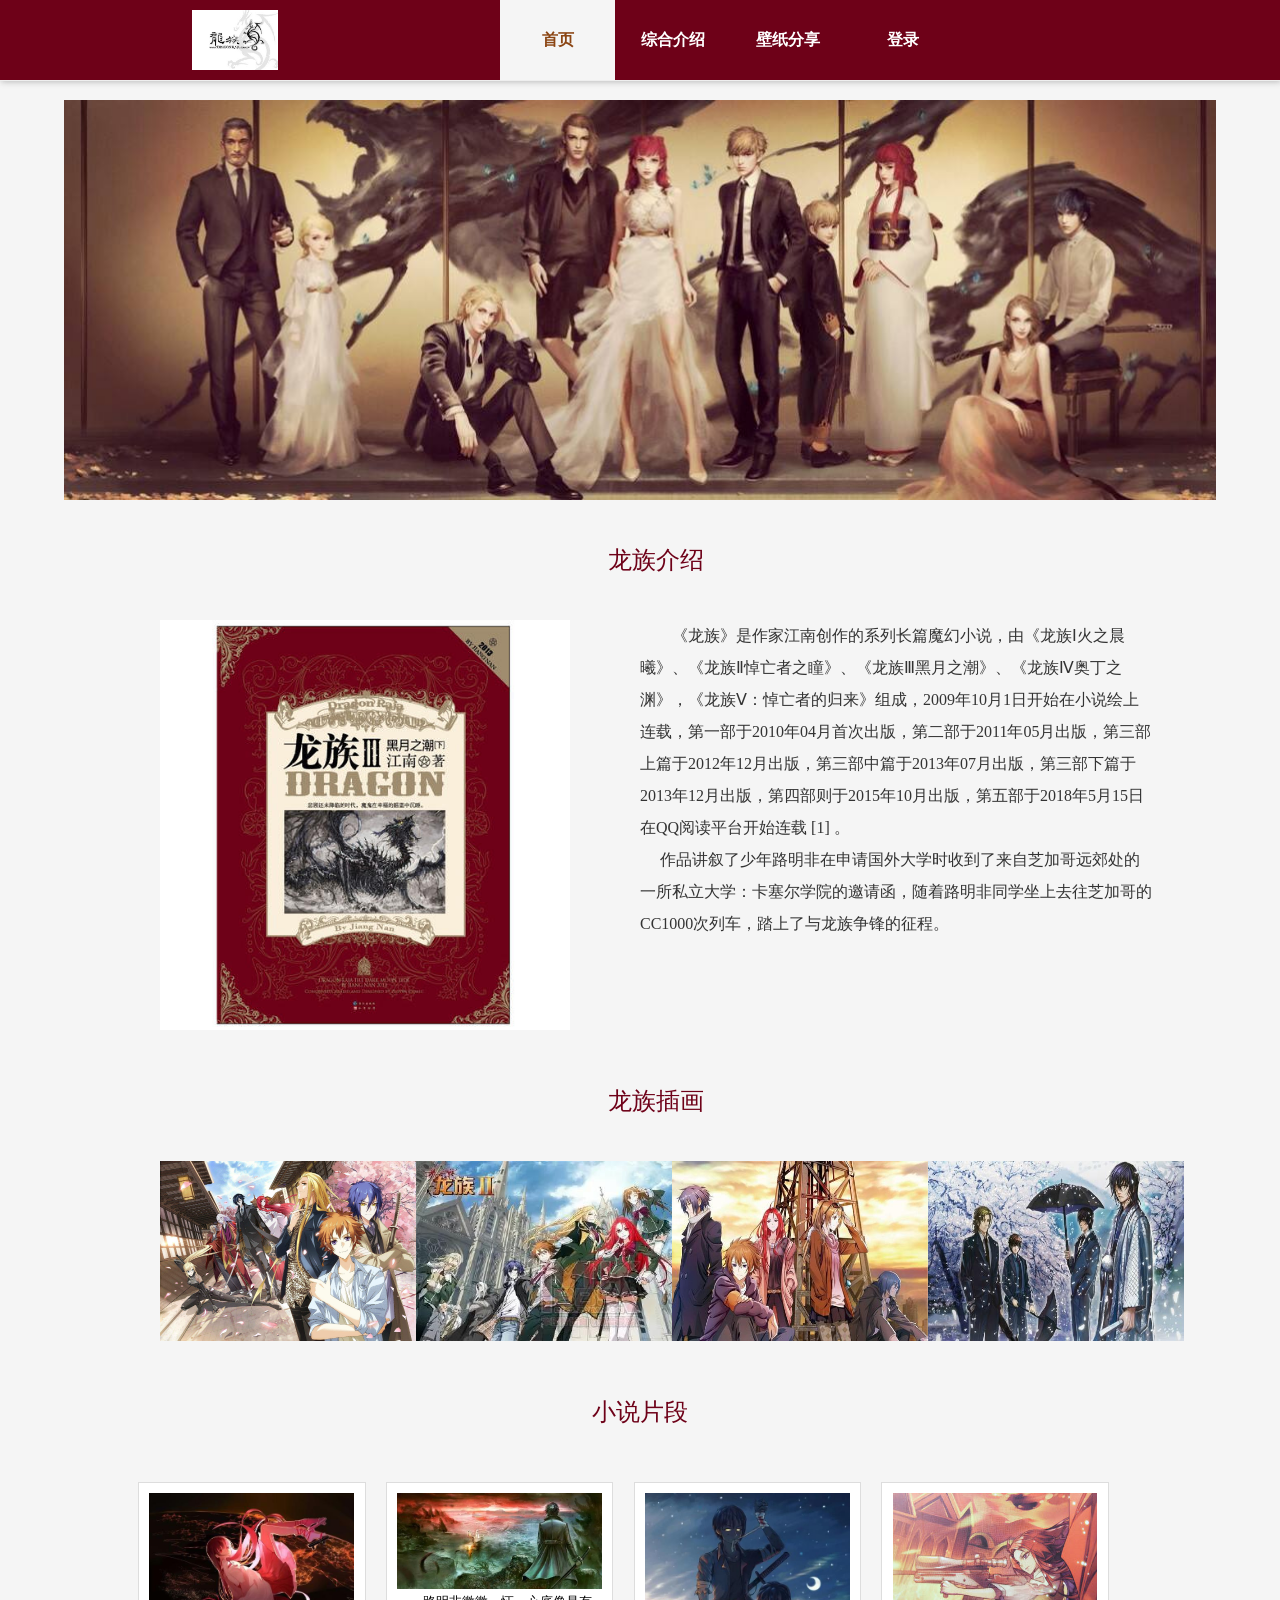
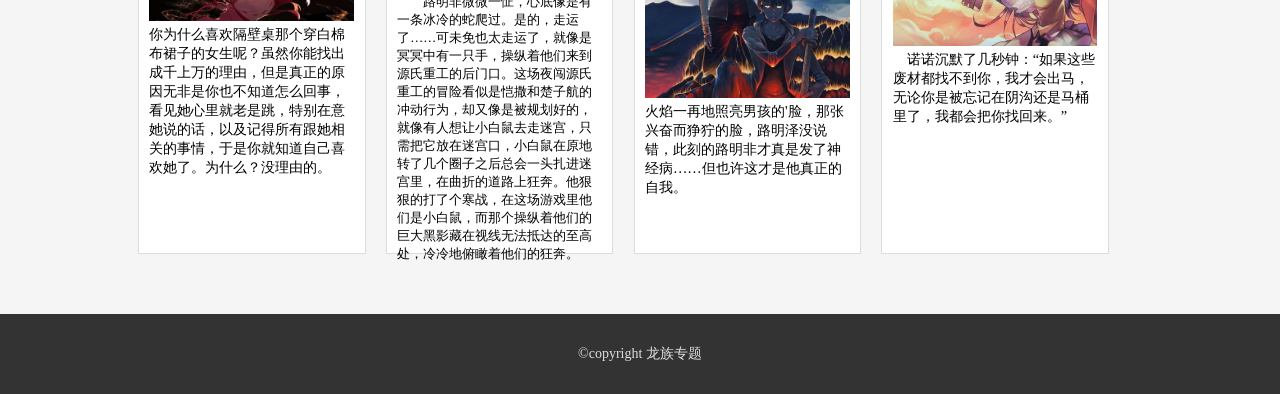
<file: work/page1/index.html>
<!DOCTYPE html>
<html>
	<head>
		<meta charset="utf-8" />
		<title></title>
		<link rel="stylesheet" href="css/index.css" />
	</head>
	<body>
		
		<div class="nav">
			<img src="img/timg.jpg" />
			<ul>
				<li class="active"><a href="index.html">首页</a></li>
				<li class="show-inner"><a href="list.html">综合介绍</a>
					<ul class="inner-nav">
						<li><a href="detail.html">剧情</a></li>
						<li><a href="list.html">简介</a></li>
						
					</ul>
				</li>
				
				<li><a href="pic.html">壁纸分享</a></li>
				<li><a href="login.html">登录</a></li>
			</ul>
		</div>
		<div class="nav-bar"></div>
		<div class="banner">
			<!-- <img src="img/banner2.jpg" > -->
			<!-- <img src="img/banner1.png" > -->
			<!-- <ul>
				<li class="active"></li>
				<li></li>
				<li></li>
				<li></li>
				<li></li>
			</ul> -->
		</div>
		<div class="cont">
			<div class="p1">
				<h2>龙族介绍</h2>
				<div class="box">
					<div>
						<img src="./img/a1.jpg" />
					</div>
					<div>
						《龙族》是作家江南创作的系列长篇魔幻小说，由《龙族Ⅰ火之晨曦》、《龙族Ⅱ悼亡者之瞳》、《龙族Ⅲ黑月之潮》、《龙族Ⅳ奥丁之渊》，《龙族Ⅴ：悼亡者的归来》组成，2009年10月1日开始在小说绘上连载，第一部于2010年04月首次出版，第二部于2011年05月出版，第三部上篇于2012年12月出版，第三部中篇于2013年07月出版，第三部下篇于2013年12月出版，第四部则于2015年10月出版，第五部于2018年5月15日在QQ阅读平台开始连载 [1]  。
					<br />&nbsp;&nbsp;&nbsp;&nbsp;	作品讲叙了少年路明非在申请国外大学时收到了来自芝加哥远郊处的一所私立大学：卡塞尔学院的邀请函，随着路明非同学坐上去往芝加哥的CC1000次列车，踏上了与龙族争锋的征程。
				</div>
			</div>
			<div class="p2" id="t3">
				<h2>龙族插画</h2>
				
				<div class="box">
					<div>
						<img src="img/016.jpg" />
					</div>
					<div>
						<img src="img/05.jpg" />
					</div>
					<div>
						<img src="img/08.jpg" />
					</div>
					<div>
						<img src="img/013.jpg" />
					</div>
				</div>
			</div>
			
		</div>
	<div class="p3" id="t4">
		<h2>小说片段</h2>
		<div class="card-list">
			<div class="card">
				<div class="card-img">
					<img src="img/027.jpg" >
				</div>
				
				<p>你为什么喜欢隔壁桌那个穿白棉布裙子的女生呢？虽然你能找出成千上万的理由，但是真正的原因无非是你也不知道怎么回事，看见她心里就老是跳，特别在意她说的话，以及记得所有跟她相关的事情，于是你就知道自己喜欢她了。为什么？没理由的。</p>
			</div>
			<div class="card">
				<div class="card-img">
					<img src="img/20121029115112465.jpg" >
				</div>
				
				<p style="font-size: 13px;">　　路明非微微一怔，心底像是有一条冰冷的蛇爬过。是的，走运了……可未免也太走运了，就像是冥冥中有一只手，操纵着他们来到源氏重工的后门口。这场夜闯源氏重工的冒险看似是恺撒和楚子航的冲动行为，却又像是被规划好的，就像有人想让小白鼠去走迷宫，只需把它放在迷宫口，小白鼠在原地转了几个圈子之后总会一头扎进迷宫里，在曲折的道路上狂奔。他狠狠的打了个寒战，在这场游戏里他们是小白鼠，而那个操纵着他们的巨大黑影藏在视线无法抵达的至高处，冷冷地俯瞰着他们的狂奔。</p>
			</div>
			<div class="card">
				<div class="card-img">
					<img src="img/a4.jpg" >
				</div>
				
				<p >火焰一再地照亮男孩的'脸，那张兴奋而狰狞的脸，路明泽没说错，此刻的路明非才真是发了神经病……但也许这才是他真正的自我。</p>
			</div>
			<div class="card">
				<div class="card-img">
					<img src="img/a5.jpg" >
				</div>
				
				<p> 　诺诺沉默了几秒钟：“如果这些废材都找不到你，我才会出马，无论你是被忘记在阴沟还是马桶里了，我都会把你找回来。”</p>
			</div>
			
			
		</div>
	</div>
</div>			
			<div class="footer">
				©copyright 龙族专题 
			
			</div>
		
	</body>
</html>
</file>
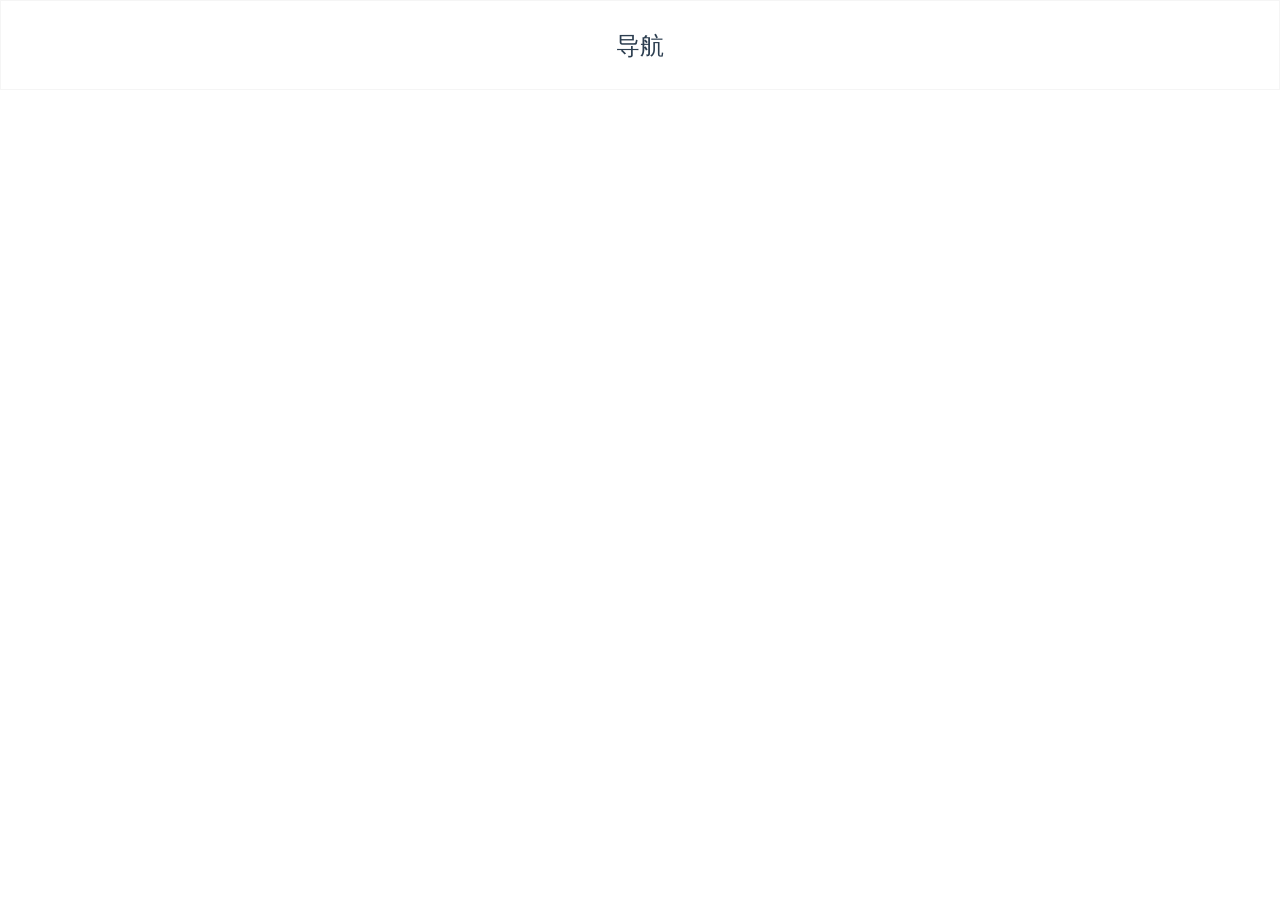
<file: work/page2/index.html>
<!DOCTYPE html><html lang=en><head><meta charset=utf-8><meta http-equiv=X-UA-Compatible content="IE=edge"><meta name=viewport content="width=device-width,initial-scale=1,maximum-scale=1,user-scalable=0"><link rel=icon href=favicon.ico><title>default</title><style>.amap-icon img{
			margin-left: -24px;
		}</style><link href=static/css/chunk-04d3af94.c8cc85cc.css rel=prefetch><link href=static/css/chunk-1961c838.699e6e13.css rel=prefetch><link href=static/js/chunk-04d3af94.8541064a.js rel=prefetch><link href=static/js/chunk-090bde38.c076b73d.js rel=prefetch><link href=static/js/chunk-1961c838.474d9d36.js rel=prefetch><link href=static/css/app.10ca3717.css rel=preload as=style><link href=static/css/chunk-vendors.d657f154.css rel=preload as=style><link href=static/js/app.eb62fe3a.js rel=preload as=script><link href=static/js/chunk-vendors.bae36a72.js rel=preload as=script><link href=static/css/chunk-vendors.d657f154.css rel=stylesheet><link href=static/css/app.10ca3717.css rel=stylesheet></head><body><noscript><strong>We're sorry but default doesn't work properly without JavaScript enabled. Please enable it to continue.</strong></noscript><script>function setRootFontSize(){var t,e,o=750,i=0;o&&(t=document.documentElement.clientWidth/o),i&&(e=document.documentElement.clientHeight/i);var d=1.5;if(t||e){var m=Math.min(t||d,e||d);d<m&&(m=d),document.getElementsByTagName("html")[0].style.fontSize=100*m+"px"}}window.addEventListener("resize",setRootFontSize),setRootFontSize()</script><script src=https://cdn.bootcdn.net/ajax/libs/vConsole/3.4.1/vconsole.min.js></script><div id=app></div><script>function getQueryVariable(variable) {
							var query = window.location.search.substring(1);
							var vars = query.split("&");
							for (var i = 0; i < vars.length; i++) {
								var pair = vars[i].split("=");
								if (pair[0] == variable) {
									return pair[1];
								}
							}
							return (false);
						}
			// var vConsole = new VConsole();</script><script src=static/js/chunk-vendors.bae36a72.js></script><script src=static/js/app.eb62fe3a.js></script></body></html>
</file>
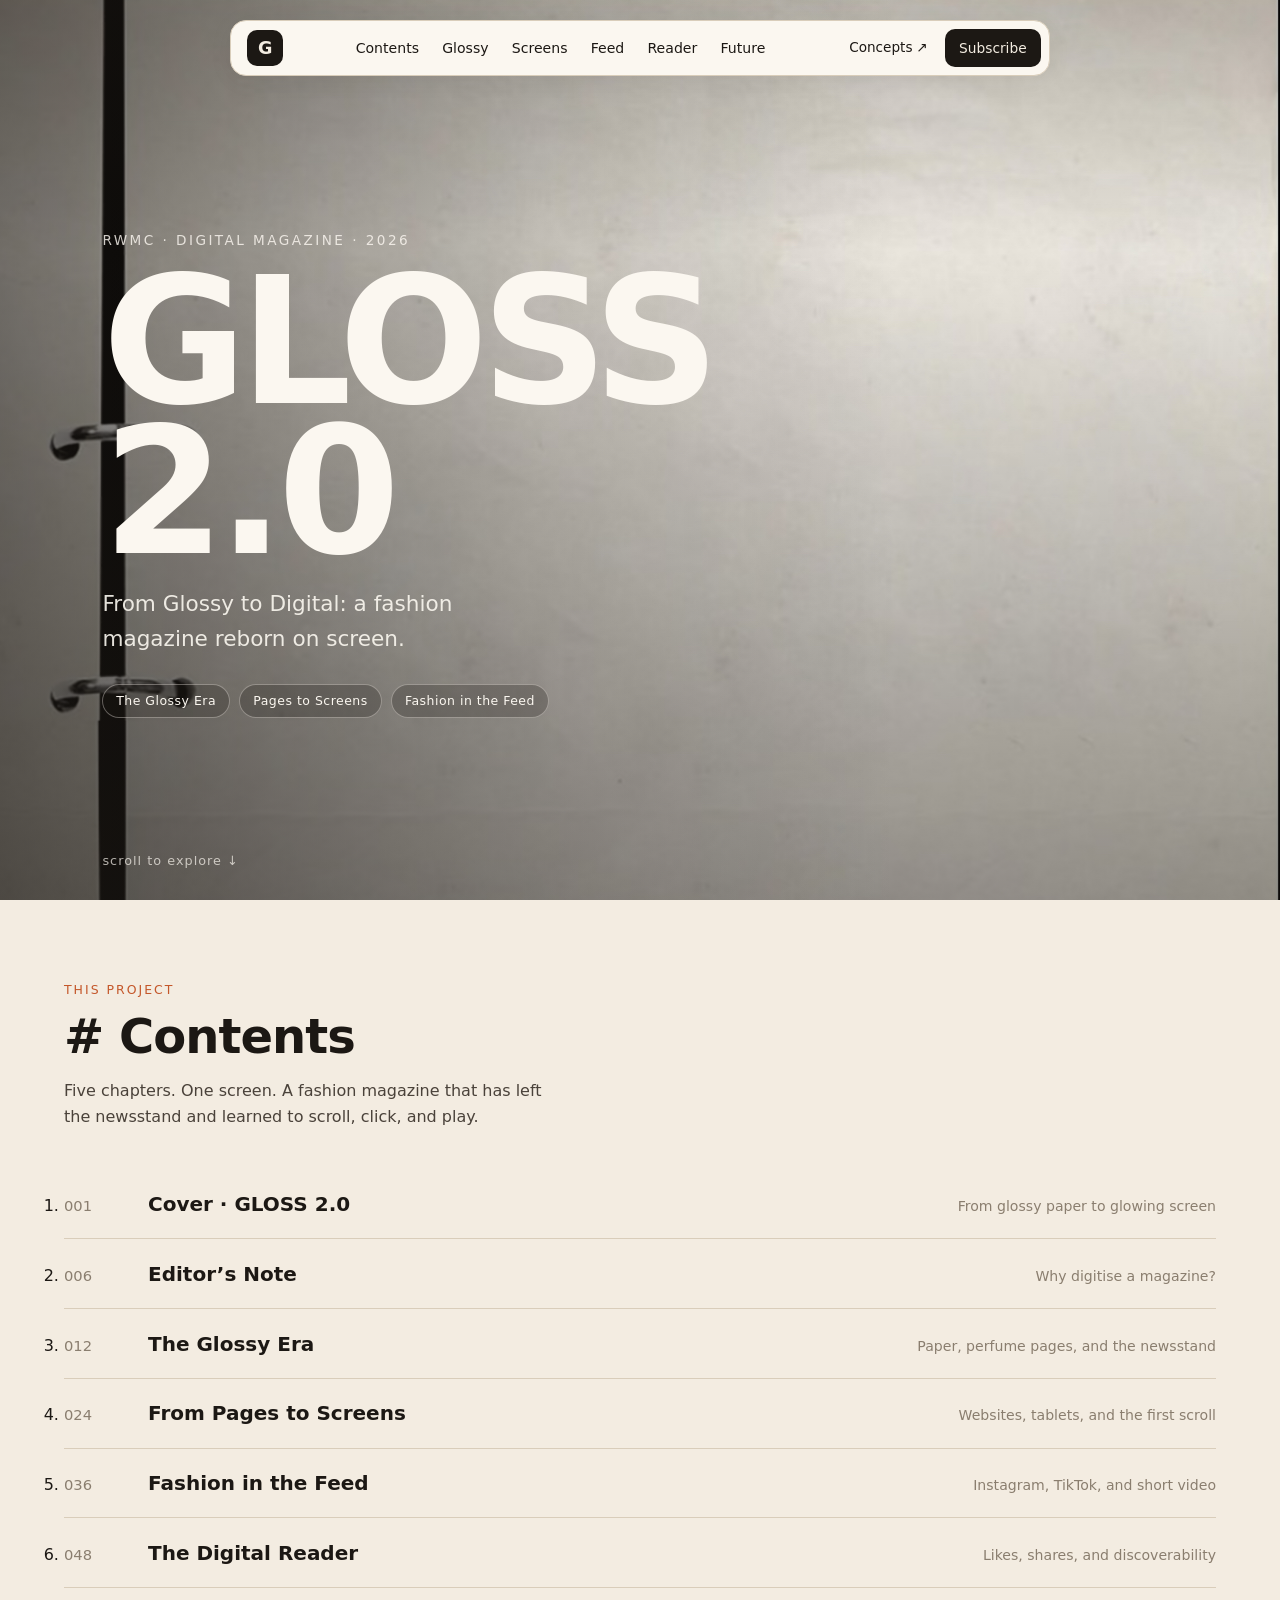
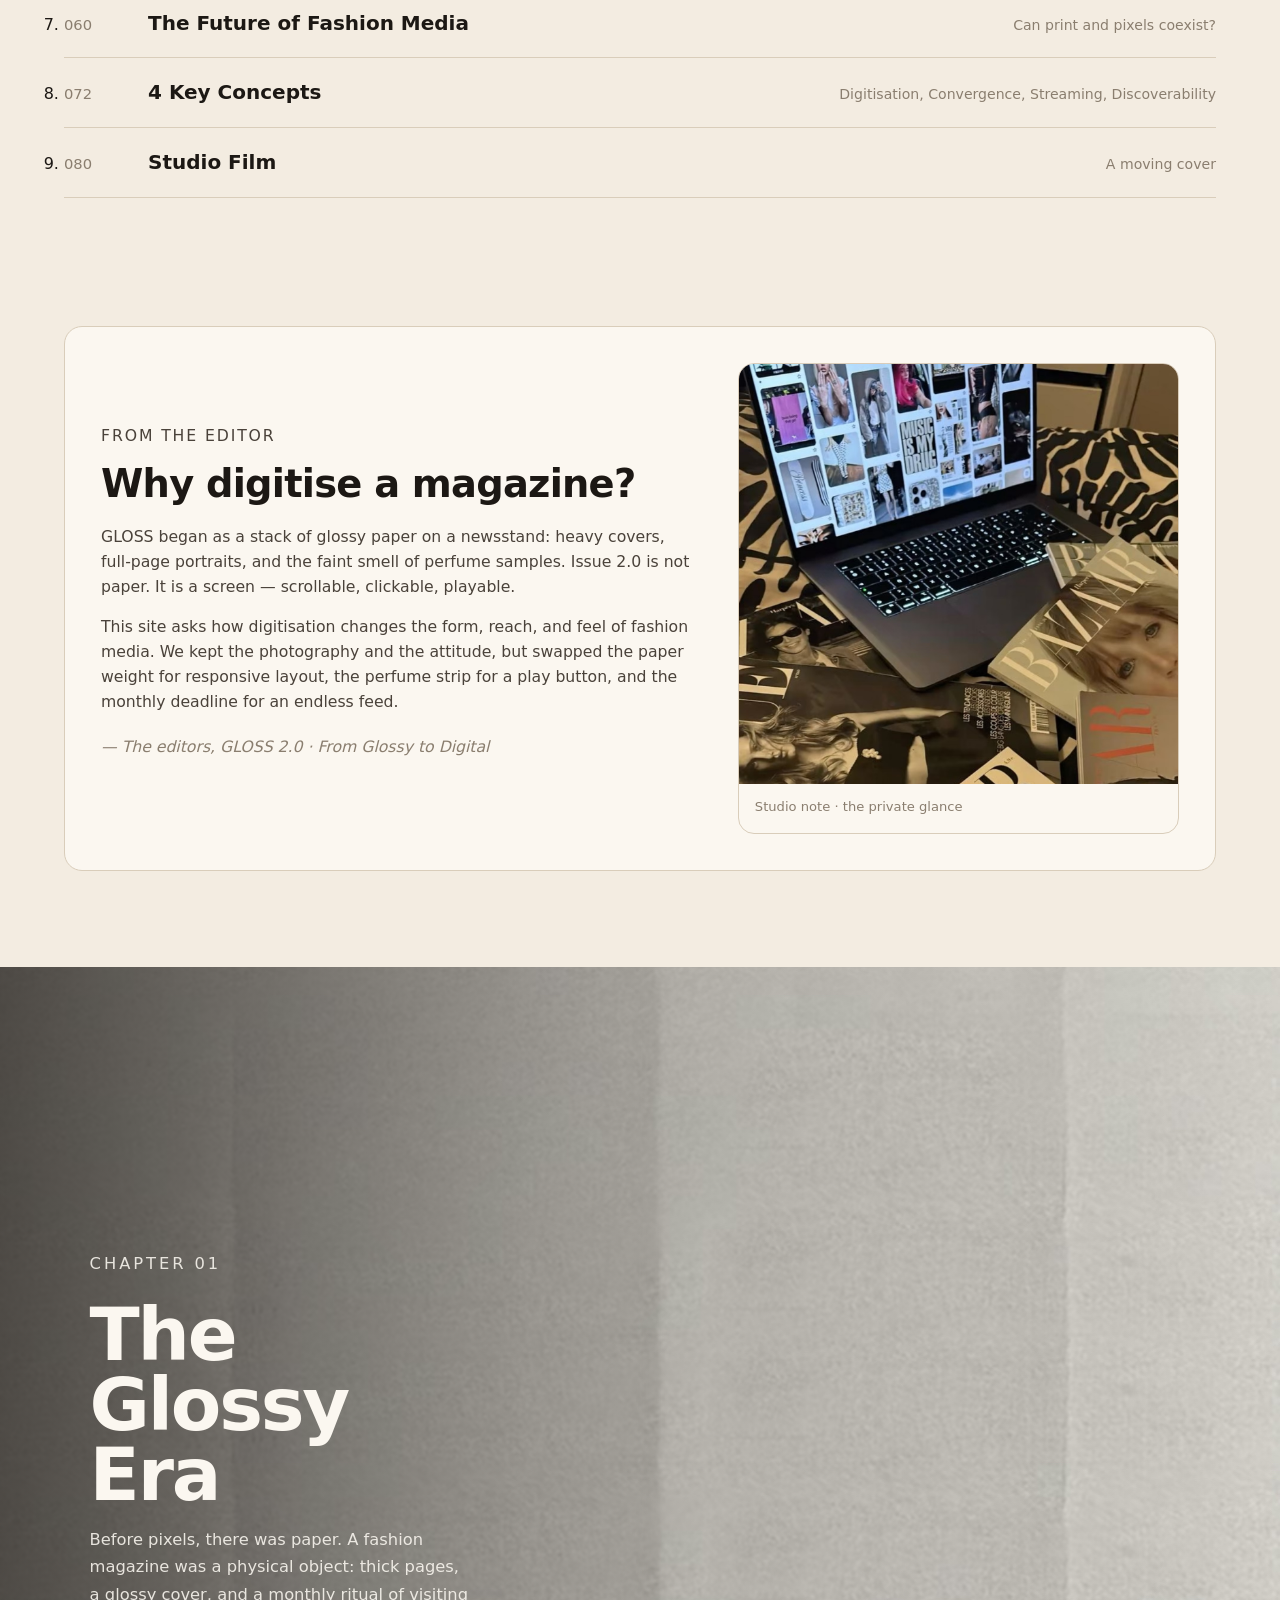
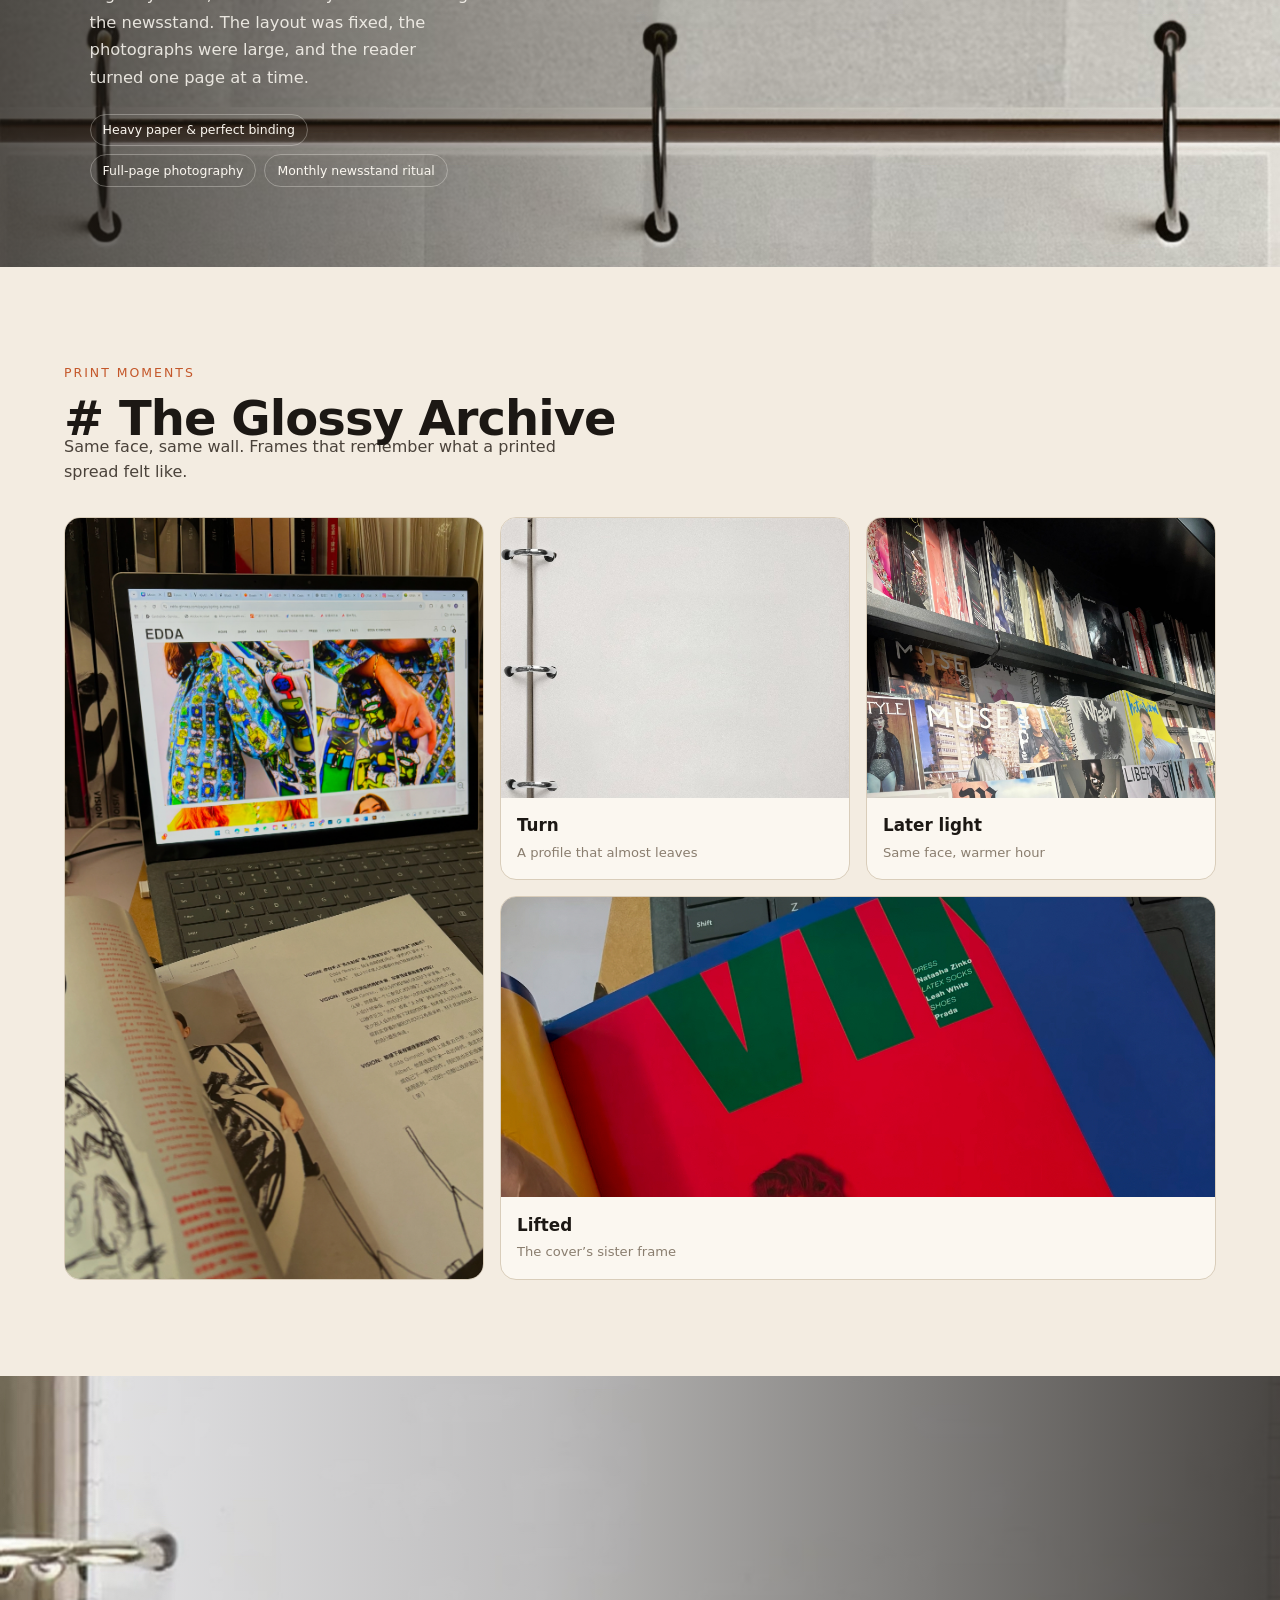
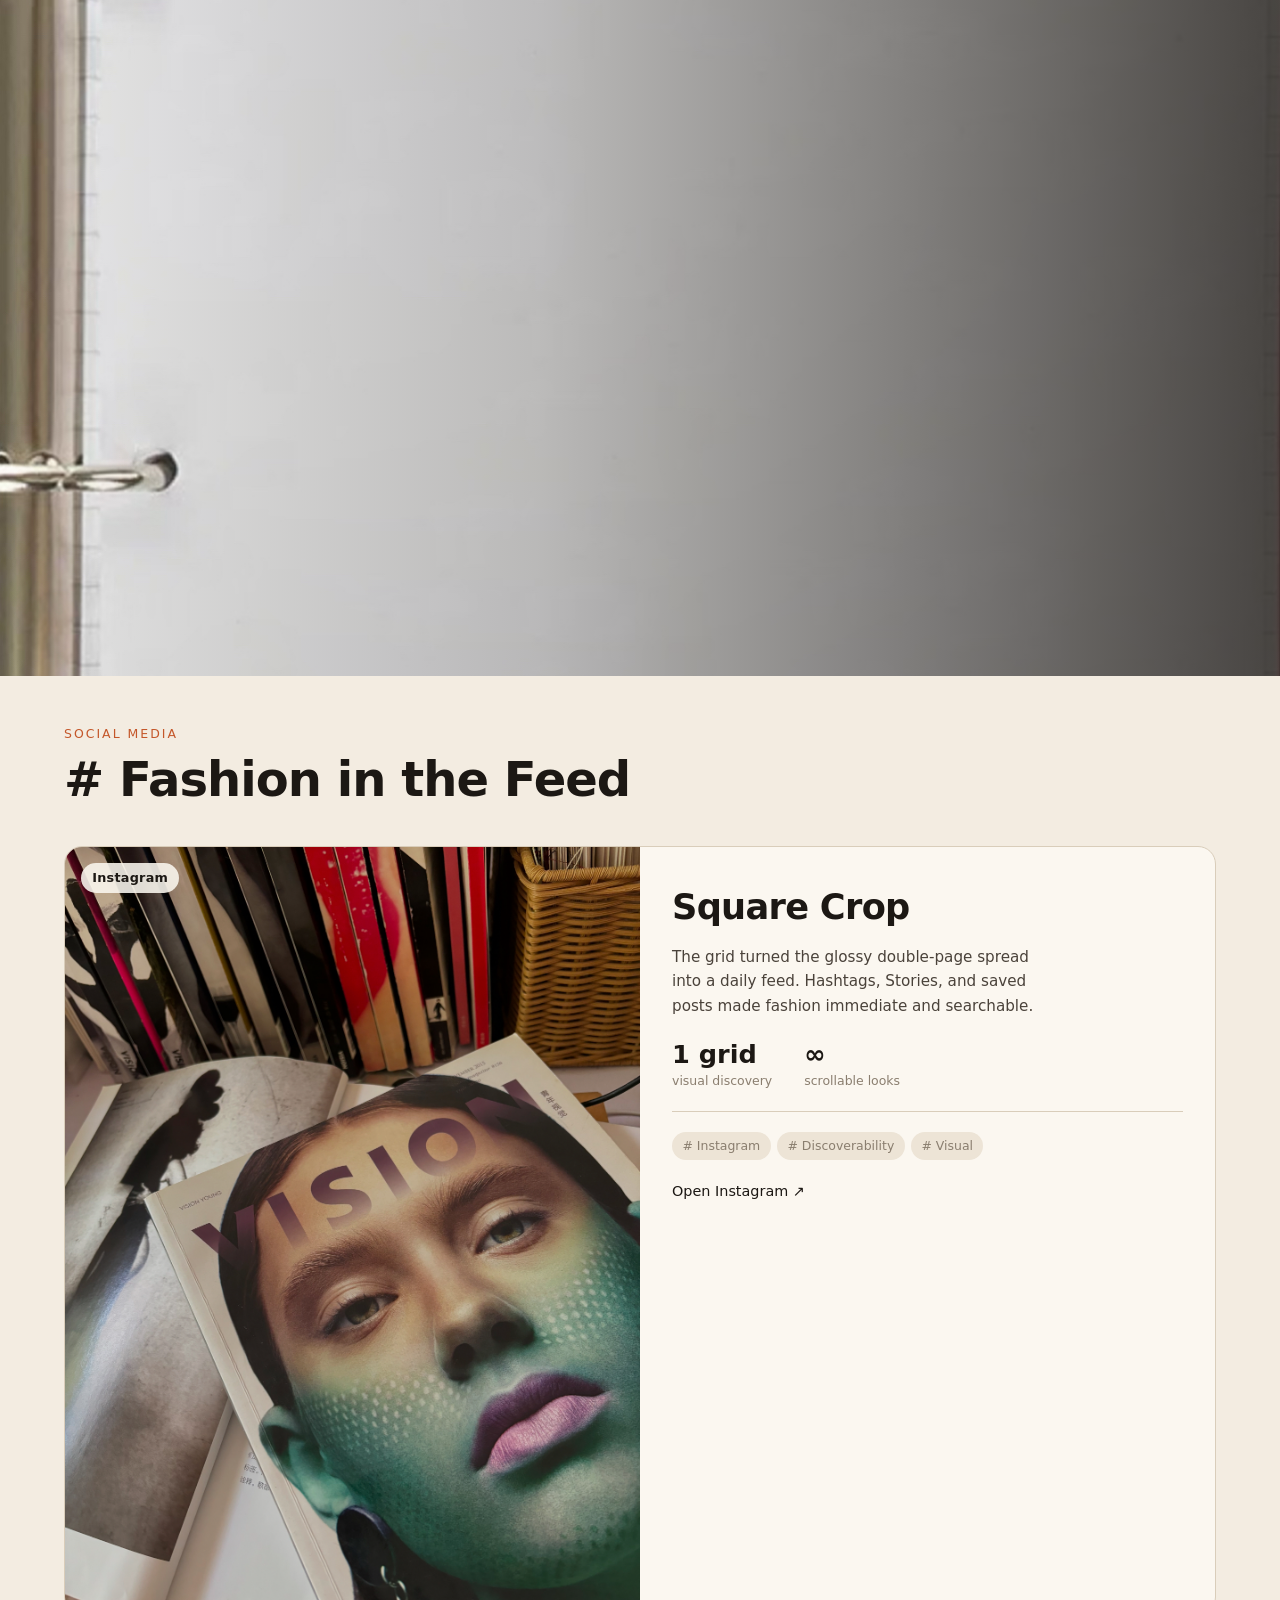
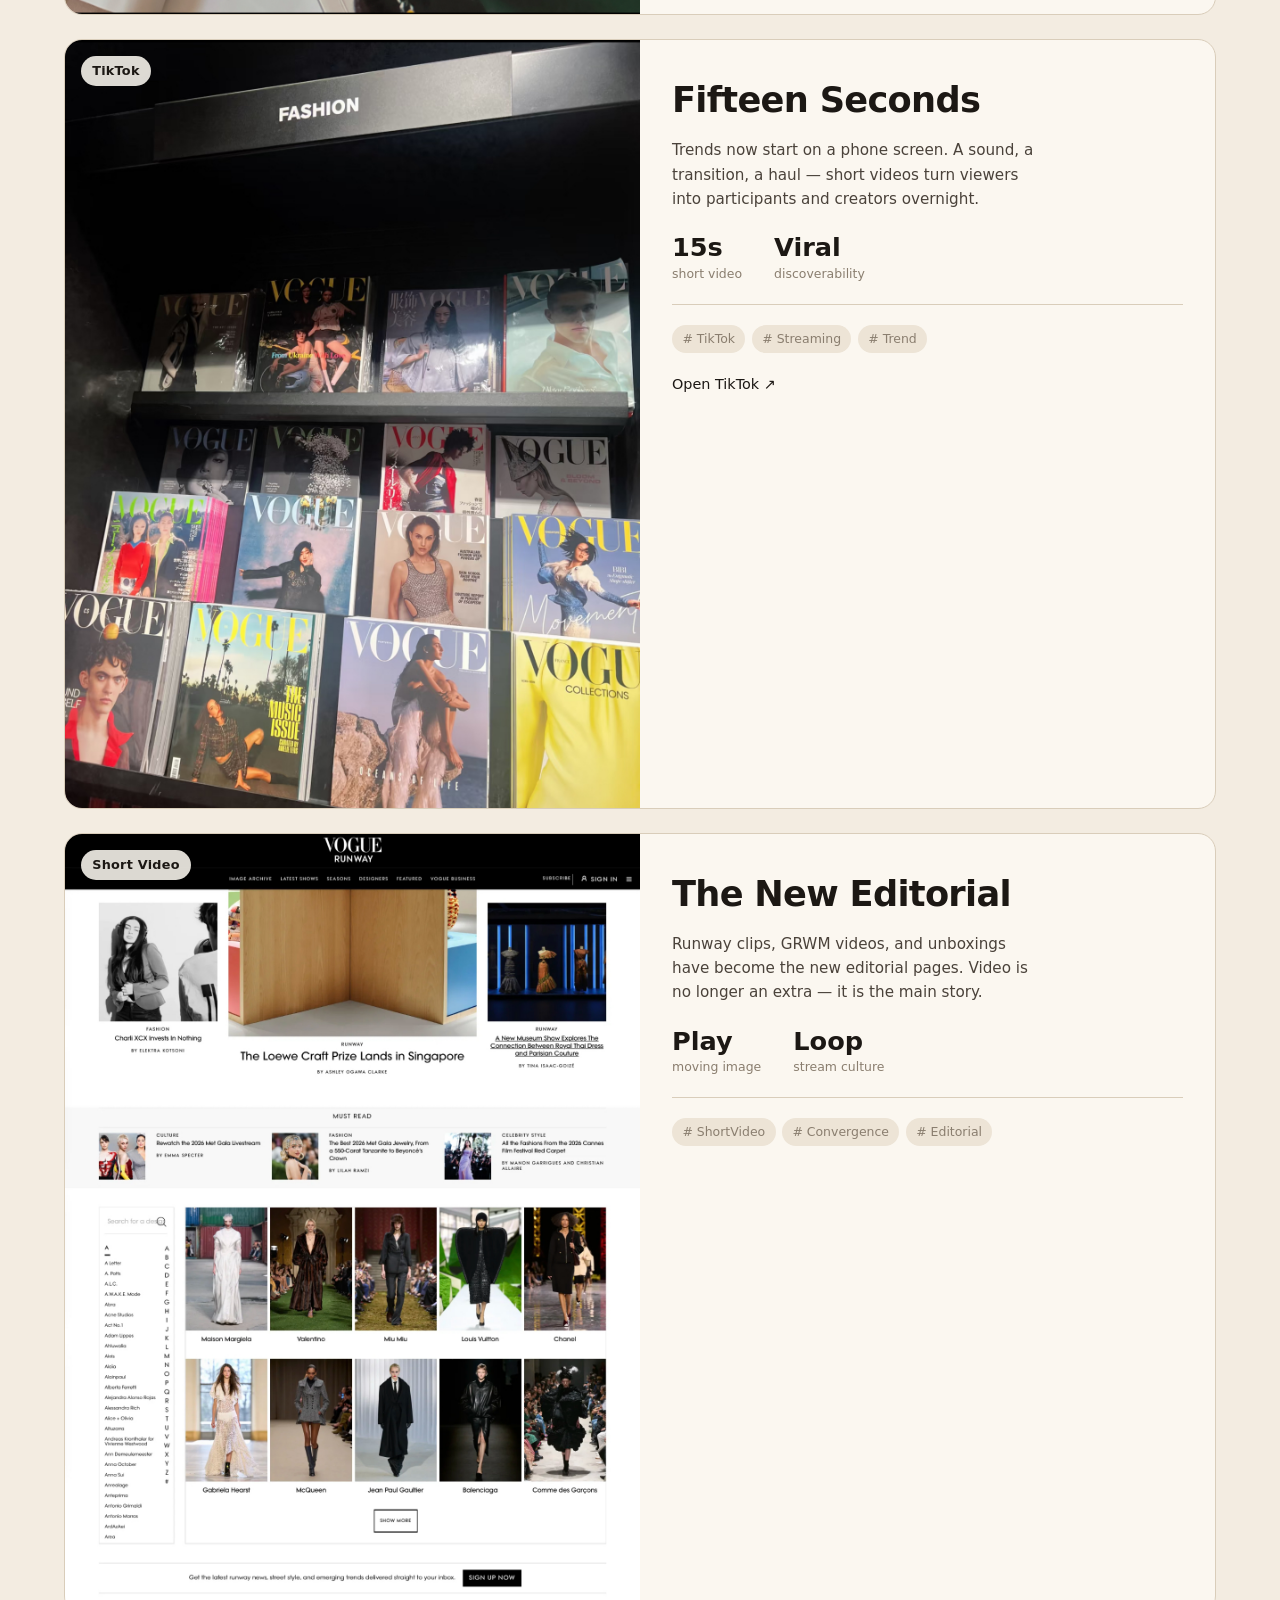
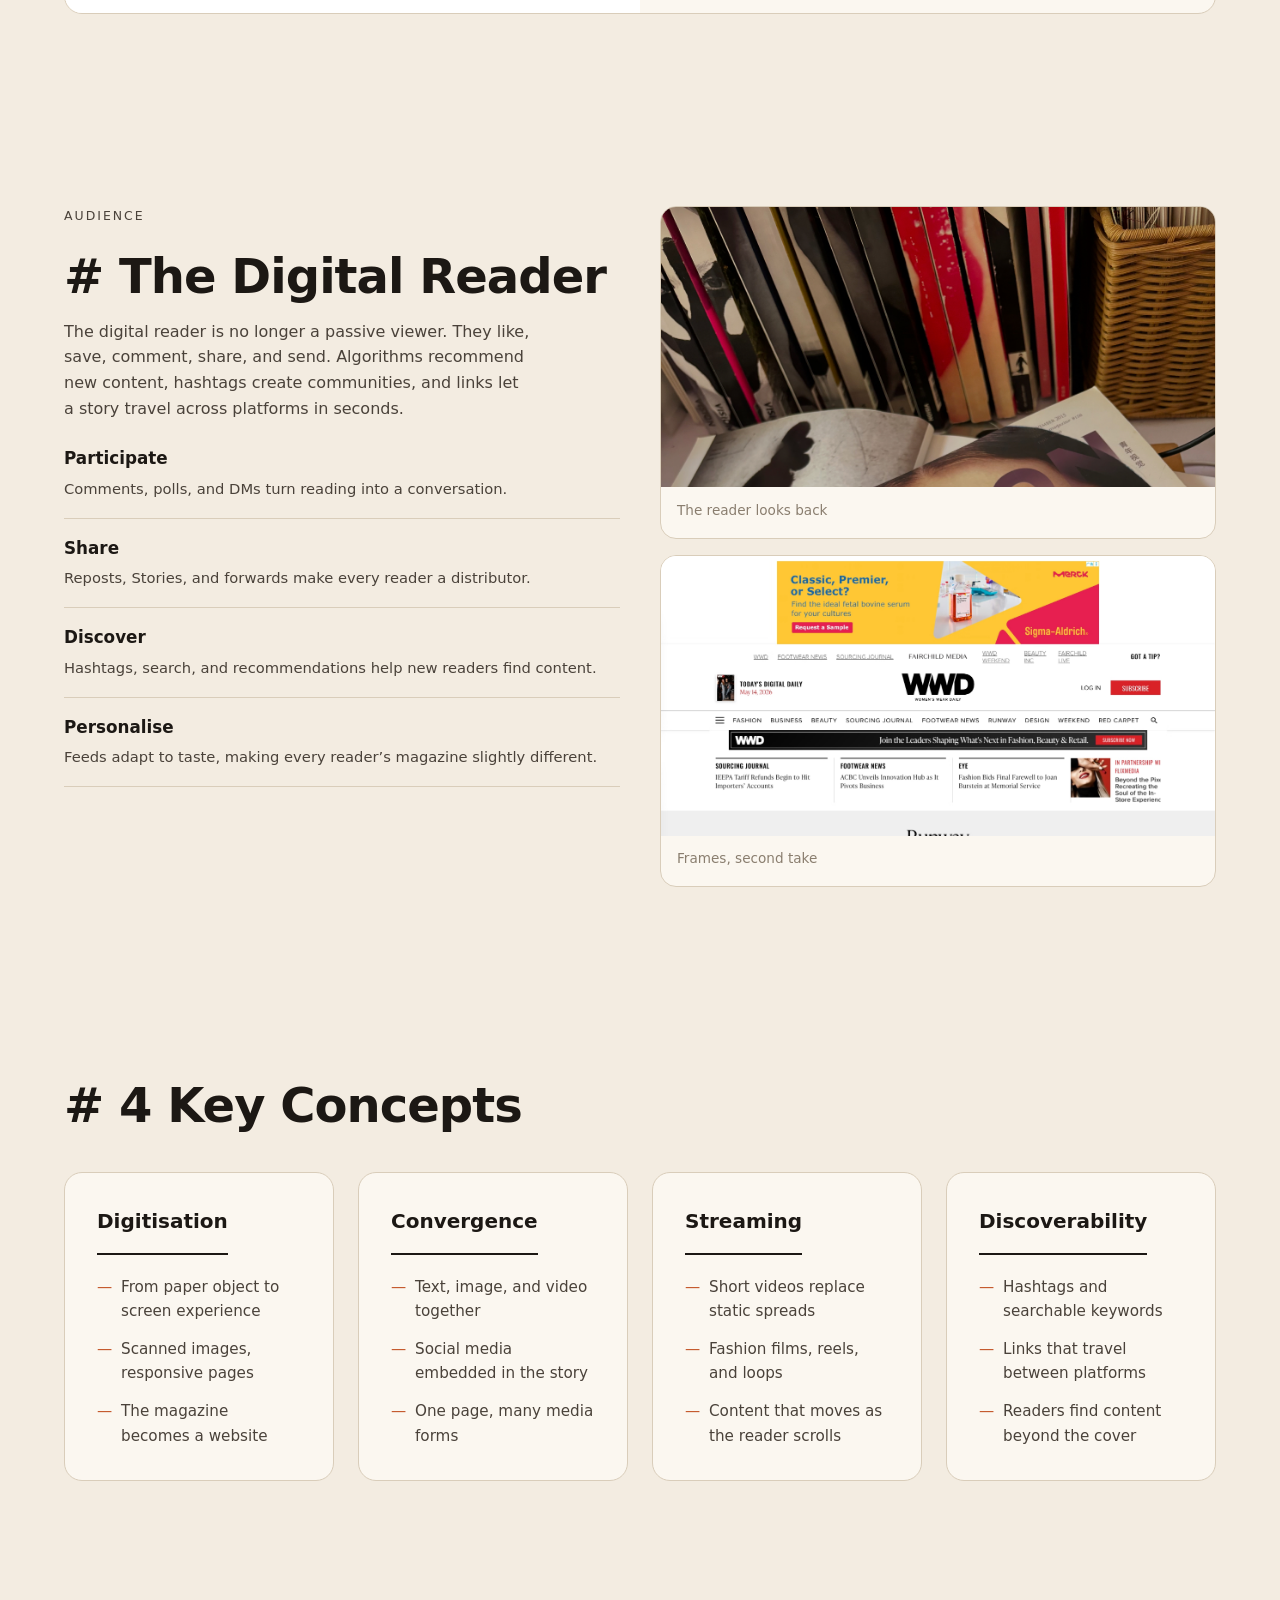
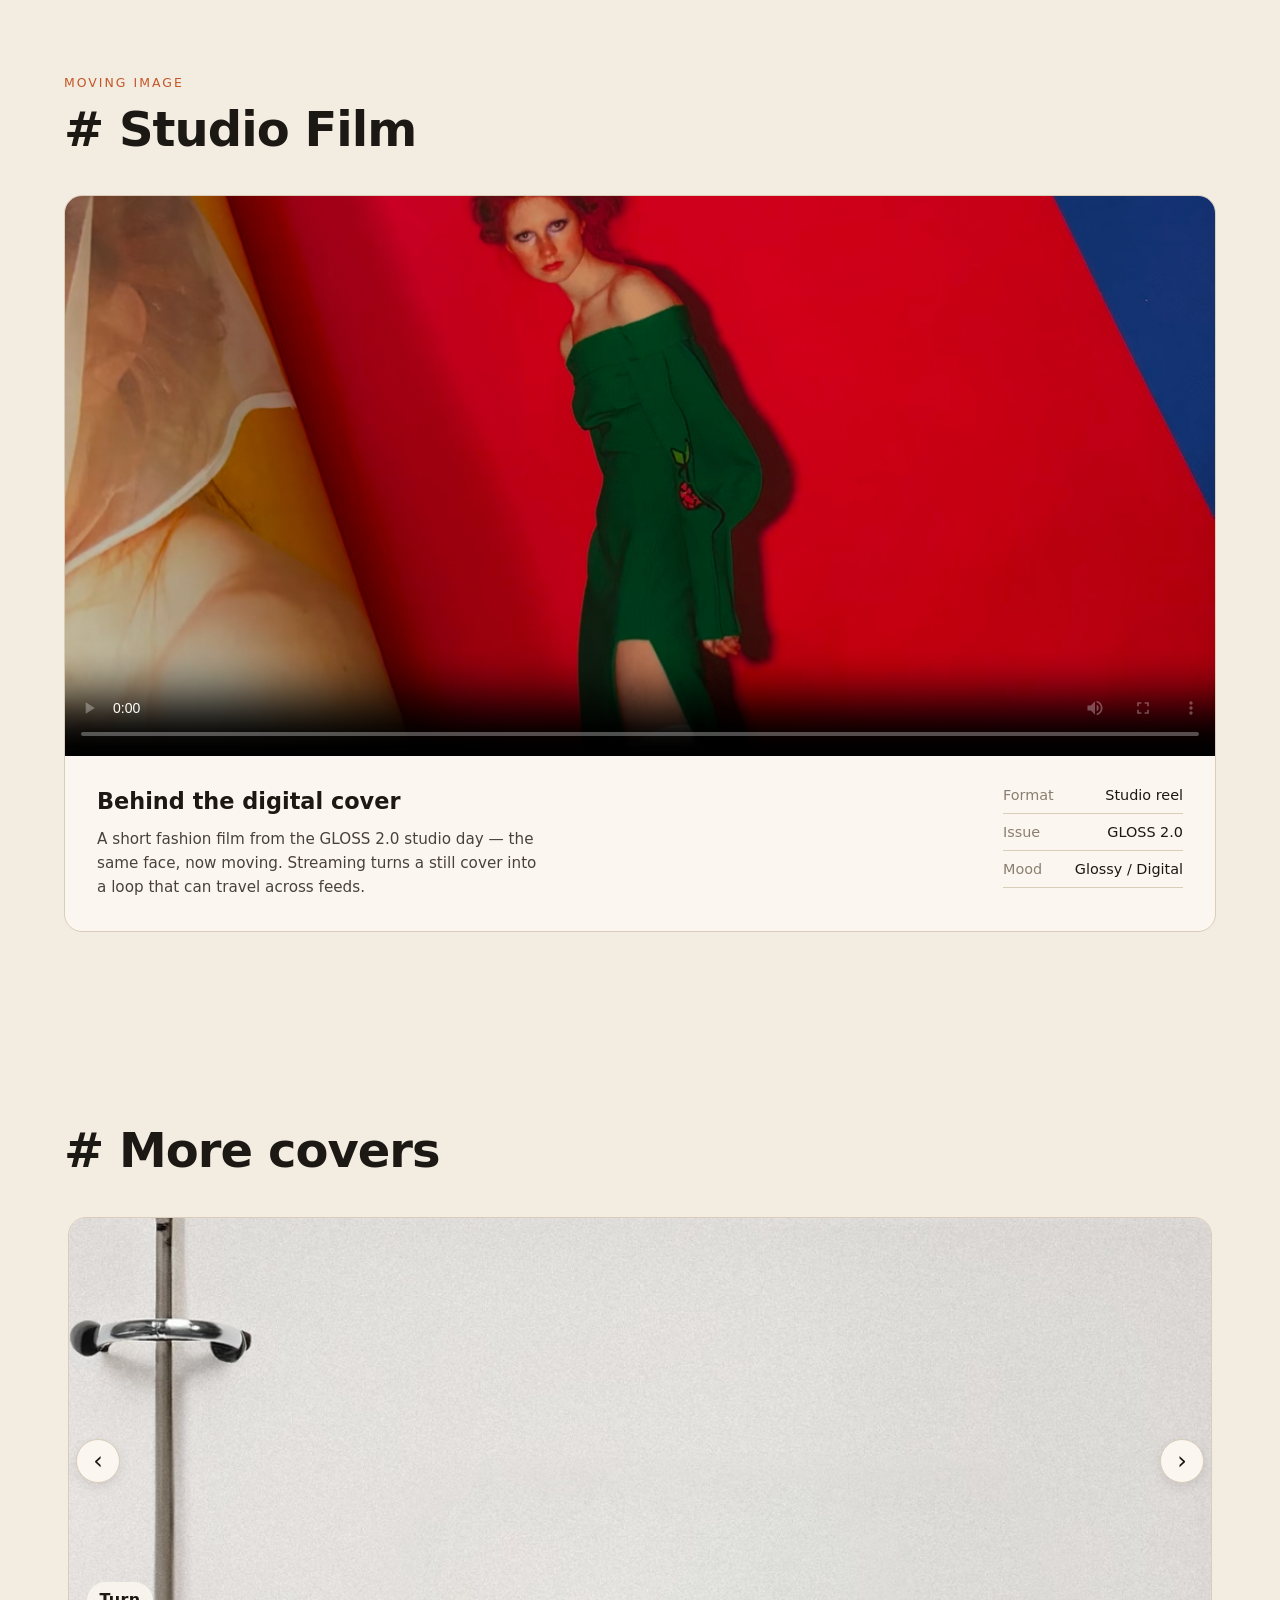
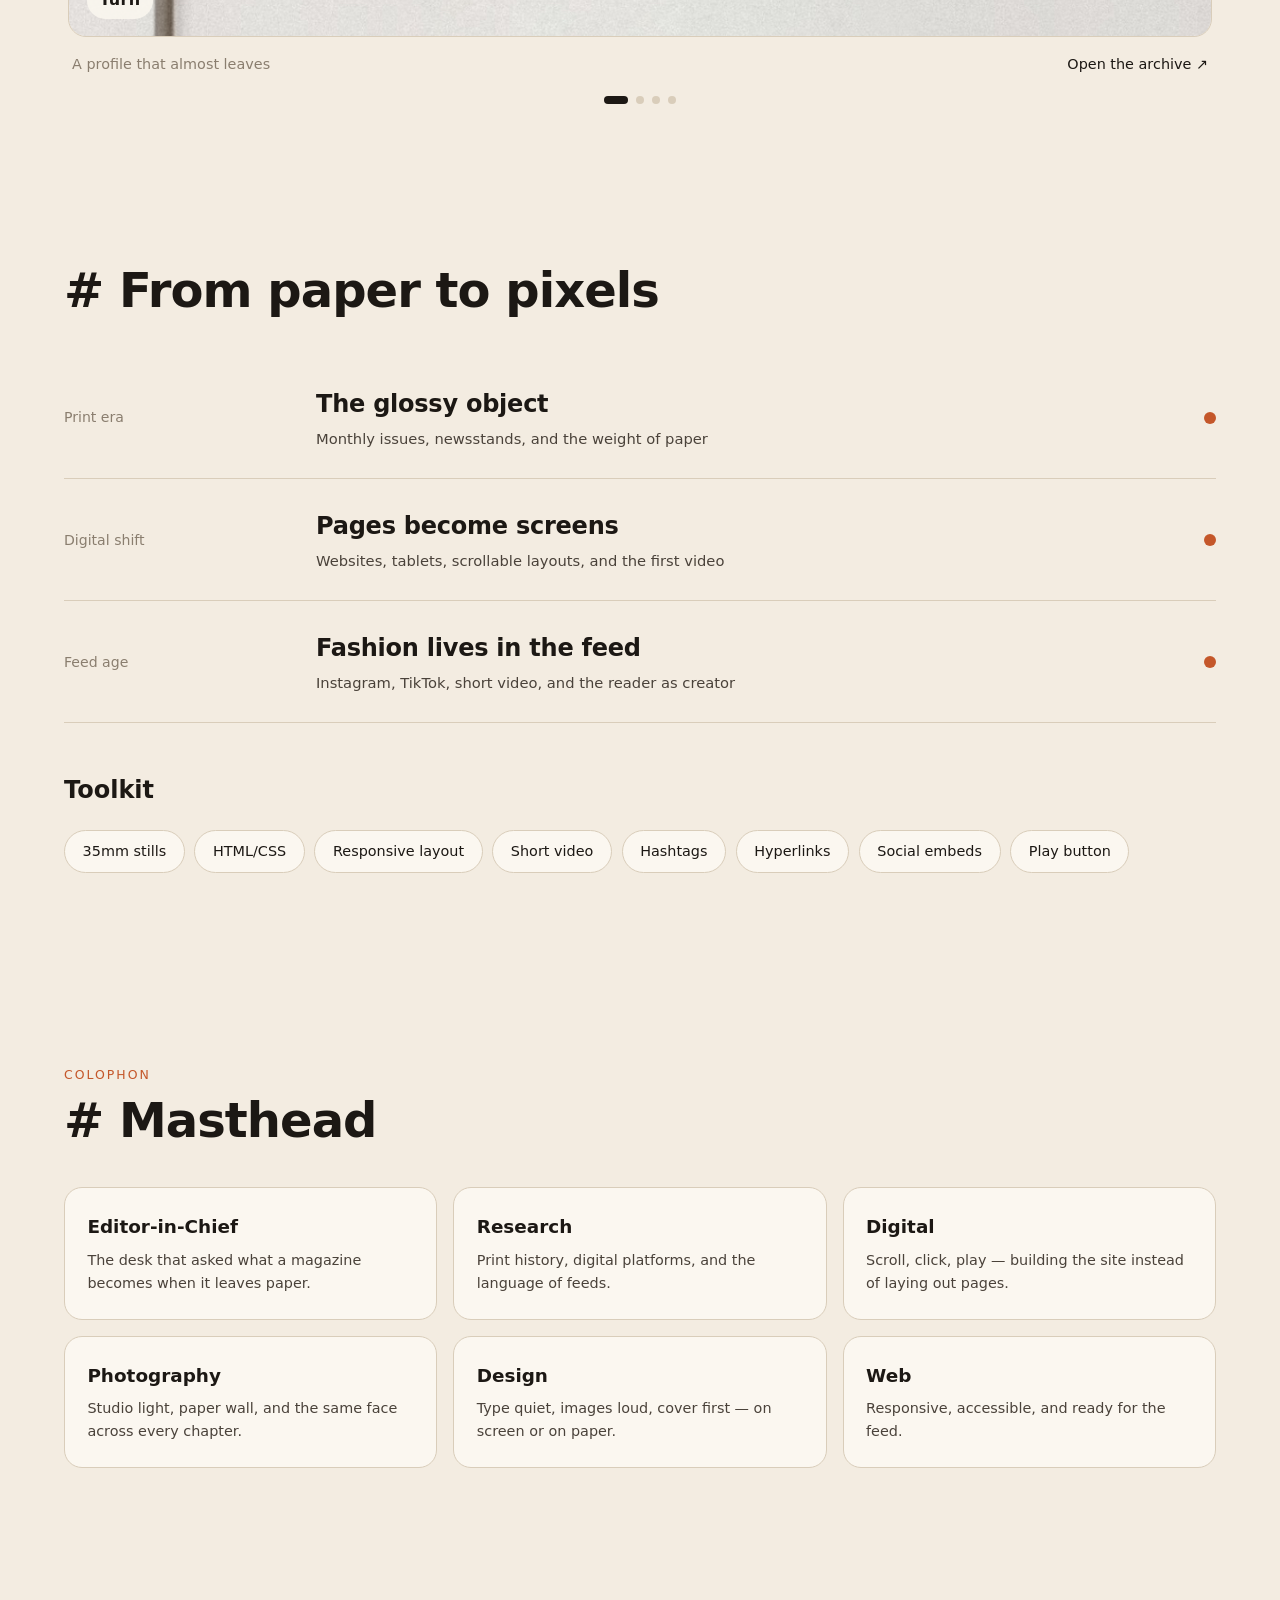
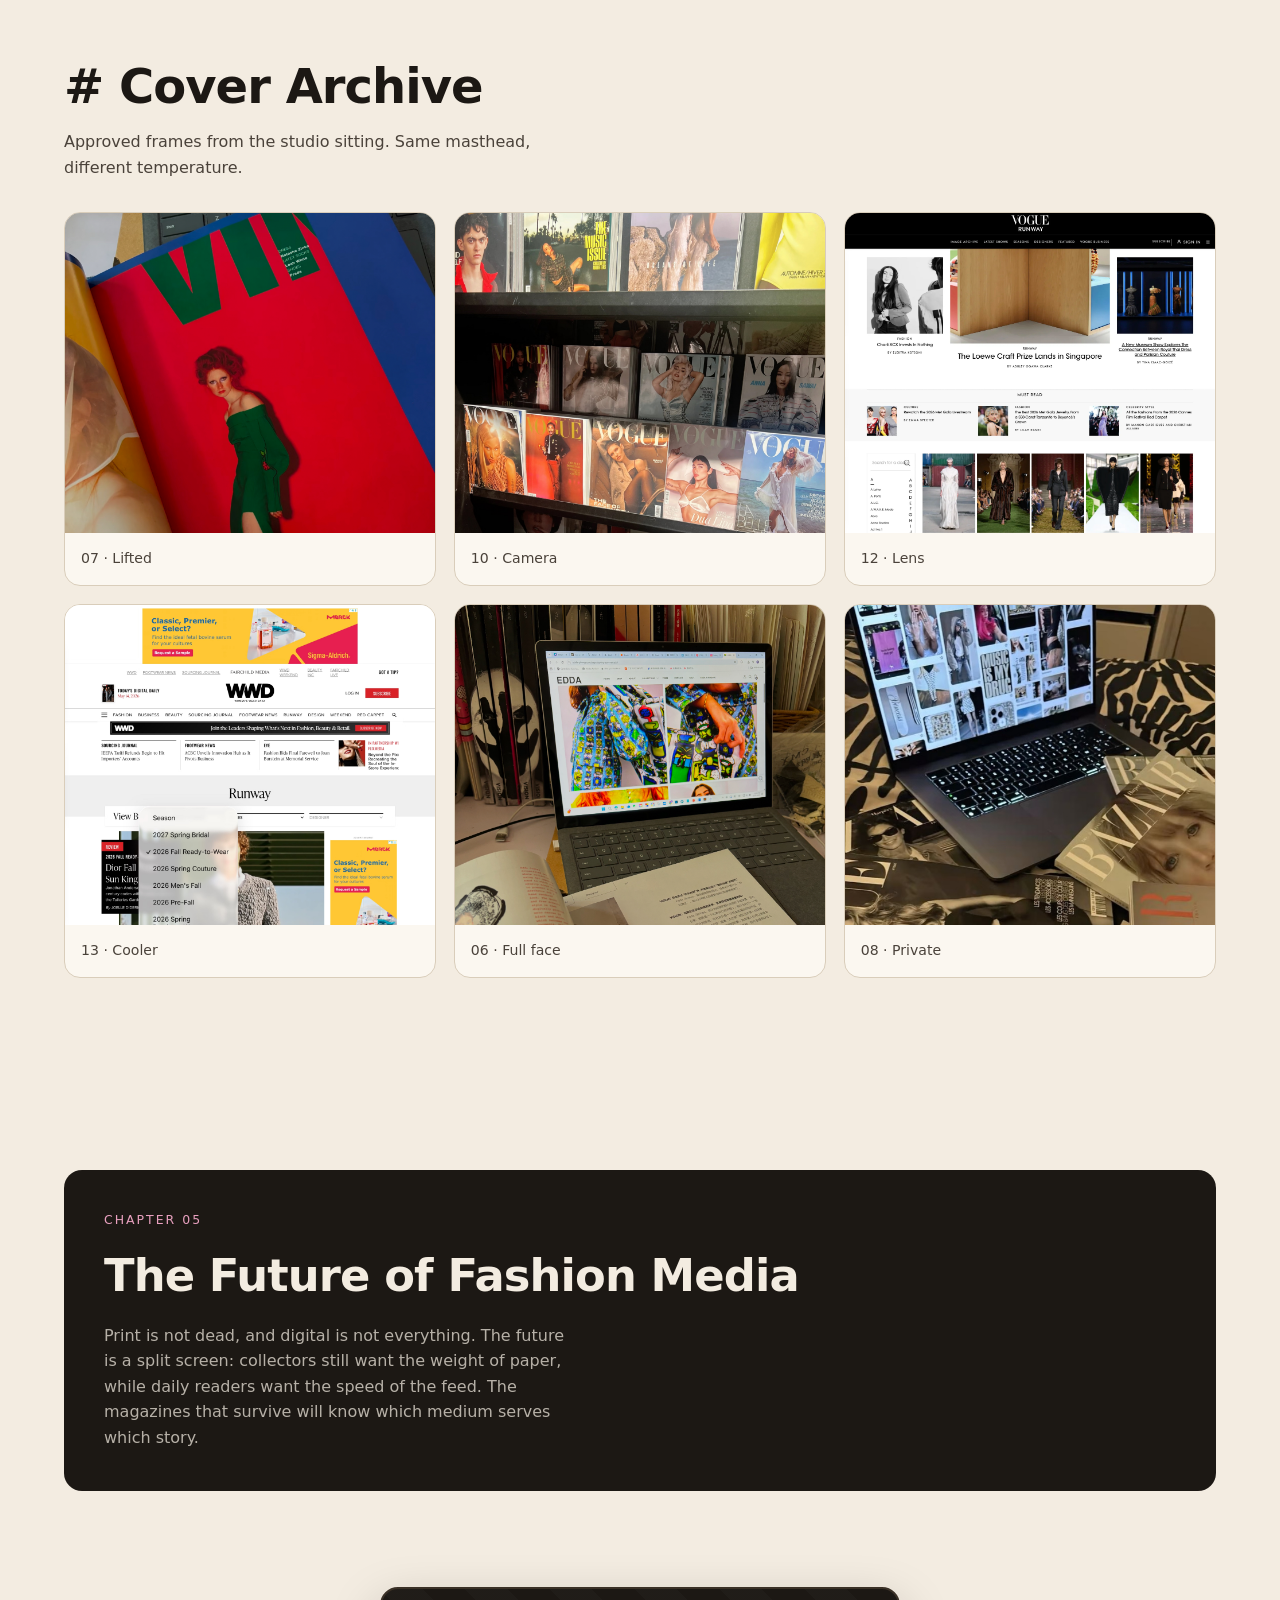
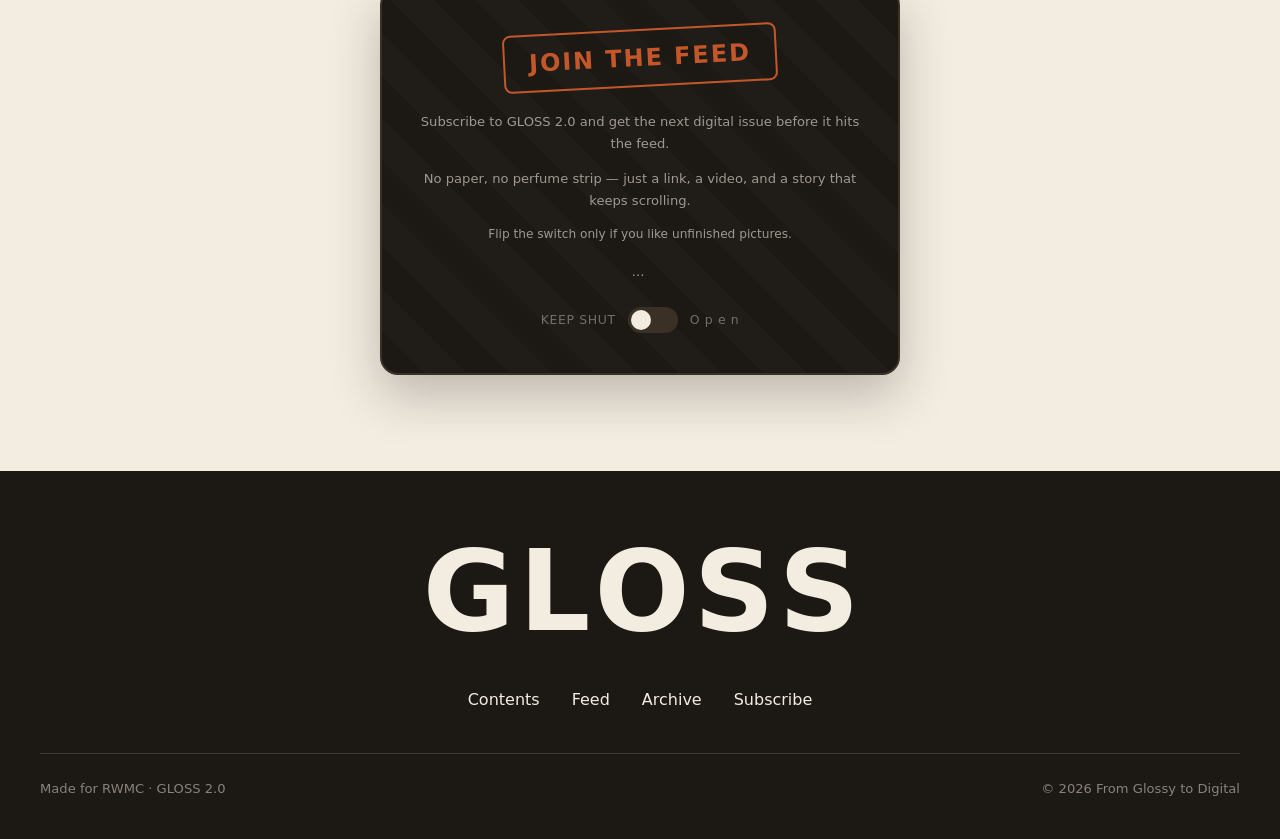
<file: 3.html>
<!DOCTYPE html>
<html lang="en">
<head>
    <meta charset="UTF-8">
    <meta name="viewport" content="width=device-width, initial-scale=1.0">
    <title>GLOSS 2.0 — From Glossy to Digital</title>
    <meta name="description" content="GLOSS 2.0: From Glossy to Digital. An interactive fashion magazine website about how digitisation changes fashion media.">
    <link rel="stylesheet" href="style.css">
</head>
<body>
    <header class="nav-wrap" id="top">
        <nav class="nav">
            <a href="#top" class="nav-logo">G</a>
            <ul class="nav-links">
                <li><a href="#contents">Contents</a></li>
                <li><a href="#glossy">Glossy</a></li>
                <li><a href="#pages">Screens</a></li>
                <li><a href="#feed">Feed</a></li>
                <li><a href="#reader">Reader</a></li>
                <li><a href="#future">Future</a></li>
            </ul>
            <div class="nav-right">
                <a href="#concepts" class="nav-resume">Concepts <span>↗</span></a>
                <a href="#subscribe" class="nav-cta">Subscribe</a>
            </div>
        </nav>
        <button class="nav-toggle" aria-label="Menu" aria-expanded="false">
            <span></span><span></span><span></span>
        </button>
        <div class="nav-mobile" id="navMobile">
            <a href="#contents">Contents</a>
            <a href="#glossy">The Glossy Era</a>
            <a href="#pages">From Pages to Screens</a>
            <a href="#feed">Fashion in the Feed</a>
            <a href="#reader">The Digital Reader</a>
            <a href="#future">The Future of Fashion Media</a>
            <a href="#concepts">4 Key Concepts</a>
            <a href="#film">Studio Film</a>
            <a href="#subscribe">Subscribe</a>
        </div>
    </header>

    <!-- Cover -->
    <section class="spread spread-cover" id="cover">
        <div class="spread-shade"></div>
        <div class="cover-frame">
            <p class="cover-kicker">RWMC · Digital Magazine · 2026</p>
            <h1 class="cover-masthead">GLOSS 2.0</h1>
            <p class="cover-issue">From Glossy to Digital: a fashion magazine reborn on screen.</p>
            <div class="cover-meta">
                <span>The Glossy Era</span>
                <span>Pages to Screens</span>
                <span>Fashion in the Feed</span>
            </div>
        </div>
        <div class="hero-scroll">scroll to explore ↓</div>
    </section>

    <!-- Contents -->
    <section class="toc" id="contents">
        <div class="toc-head">
            <p class="section-kicker">This project</p>
            <h2 class="section-title"># Contents</h2>
            <p class="toc-lede">Five chapters. One screen. A fashion magazine that has left the newsstand and learned to scroll, click, and play.</p>
        </div>
        <ol class="toc-list">
            <li>
                <a href="#cover">
                    <span class="toc-page">001</span>
                    <span class="toc-name">Cover · GLOSS 2.0</span>
                    <span class="toc-note">From glossy paper to glowing screen</span>
                </a>
            </li>
            <li>
                <a href="#letter">
                    <span class="toc-page">006</span>
                    <span class="toc-name">Editor’s Note</span>
                    <span class="toc-note">Why digitise a magazine?</span>
                </a>
            </li>
            <li>
                <a href="#glossy">
                    <span class="toc-page">012</span>
                    <span class="toc-name">The Glossy Era</span>
                    <span class="toc-note">Paper, perfume pages, and the newsstand</span>
                </a>
            </li>
            <li>
                <a href="#pages">
                    <span class="toc-page">024</span>
                    <span class="toc-name">From Pages to Screens</span>
                    <span class="toc-note">Websites, tablets, and the first scroll</span>
                </a>
            </li>
            <li>
                <a href="#feed">
                    <span class="toc-page">036</span>
                    <span class="toc-name">Fashion in the Feed</span>
                    <span class="toc-note">Instagram, TikTok, and short video</span>
                </a>
            </li>
            <li>
                <a href="#reader">
                    <span class="toc-page">048</span>
                    <span class="toc-name">The Digital Reader</span>
                    <span class="toc-note">Likes, shares, and discoverability</span>
                </a>
            </li>
            <li>
                <a href="#future">
                    <span class="toc-page">060</span>
                    <span class="toc-name">The Future of Fashion Media</span>
                    <span class="toc-note">Can print and pixels coexist?</span>
                </a>
            </li>
            <li>
                <a href="#concepts">
                    <span class="toc-page">072</span>
                    <span class="toc-name">4 Key Concepts</span>
                    <span class="toc-note">Digitisation, Convergence, Streaming, Discoverability</span>
                </a>
            </li>
            <li>
                <a href="#film">
                    <span class="toc-page">080</span>
                    <span class="toc-name">Studio Film</span>
                    <span class="toc-note">A moving cover</span>
                </a>
            </li>
        </ol>
    </section>

    <!-- Editor's Note -->
    <section class="letter" id="letter">
        <div class="letter-card">
            <div class="letter-copy">
                <p class="letter-kicker">From the editor</p>
                <h2>Why digitise a magazine?</h2>
                <p>GLOSS began as a stack of glossy paper on a newsstand: heavy covers, full-page portraits, and the faint smell of perfume samples. Issue 2.0 is not paper. It is a screen — scrollable, clickable, playable.</p>
                <p>This site asks how digitisation changes the form, reach, and feel of fashion media. We kept the photography and the attitude, but swapped the paper weight for responsive layout, the perfume strip for a play button, and the monthly deadline for an endless feed.</p>
                <p class="letter-sign">— The editors, GLOSS 2.0 · From Glossy to Digital</p>
            </div>
            <figure class="letter-photo">
                <img src="img/8.jpg" alt="Editorial portrait for GLOSS 2.0">
                <figcaption>Studio note · the private glance</figcaption>
            </figure>
        </div>
    </section>

    <!-- Chapter 1 · The Glossy Era -->
    <section class="spread spread-romantic" id="glossy">
        <div class="spread-shade shade-warm"></div>
        <div class="spread-copy">
            <p class="spread-chapter">Chapter 01</p>
            <h2>The Glossy Era</h2>
            <p>Before pixels, there was paper. A fashion magazine was a physical object: thick pages, a glossy cover, and a monthly ritual of visiting the newsstand. The layout was fixed, the photographs were large, and the reader turned one page at a time.</p>
            <ul class="spread-tags">
                <li>Heavy paper &amp; perfect binding</li>
                <li>Full-page photography</li>
                <li>Monthly newsstand ritual</li>
            </ul>
        </div>
    </section>

    <!-- Lookbook -->
    <section class="lookbook" id="lookbook">
        <div class="lookbook-head">
            <p class="section-kicker">Print moments</p>
            <h2 class="section-title"># The Glossy Archive</h2>
            <p class="archive-intro">Same face, same wall. Frames that remember what a printed spread felt like.</p>
        </div>
        <div class="lookbook-grid">
            <figure class="look-item tall">
                <img src="img/6.jpg" alt="Full-face portrait from the glossy archive">
                <figcaption>
                    <strong>Full face</strong>
                    <span>The cover sitting, take two</span>
                </figcaption>
            </figure>
            <figure class="look-item">
                <img src="img/4.jpg" alt="A romantic turn away from the camera">
                <figcaption>
                    <strong>Turn</strong>
                    <span>A profile that almost leaves</span>
                </figcaption>
            </figure>
            <figure class="look-item">
                <img src="img/11.jpg" alt="Second take of the fringe sitting">
                <figcaption>
                    <strong>Later light</strong>
                    <span>Same face, warmer hour</span>
                </figcaption>
            </figure>
            <figure class="look-item wide">
                <img src="img/7.jpg" alt="Lifted gaze against a paper wall">
                <figcaption>
                    <strong>Lifted</strong>
                    <span>The cover’s sister frame</span>
                </figcaption>
            </figure>
        </div>
    </section>

    <!-- Chapter 2 · From Pages to Screens -->
    <section class="spread spread-chic" id="pages">
        <div class="spread-shade shade-cool"></div>
        <div class="spread-copy copy-right">
            <p class="spread-chapter">Chapter 02</p>
            <h2>From Pages to Screens</h2>
            <p>As magazines moved online, the page became a screen. Layouts learned to resize, images became galleries, and text gained links. The reader no longer flipped; they scrolled, tapped, and clicked through a story that could include sound and motion.</p>
            <ul class="spread-tags">
                <li>Responsive layout</li>
                <li>Hyperlinks &amp; navigation</li>
                <li>Embedded images &amp; video</li>
            </ul>
        </div>
    </section>

    <!-- Fashion in the Feed -->
    <section class="featured" id="feed">
        <p class="section-kicker">Social media</p>
        <h2 class="section-title"># Fashion in the Feed</h2>
        <div class="work-grid">
            <article class="work-card" data-card>
                <div class="work-card-inner">
                    <div class="work-visual">
                        <img src="img/5.jpg" alt="Instagram — square crop editorial portrait">
                        <div class="work-visual-badge">Instagram</div>
                    </div>
                    <div class="work-body">
                        <h3 class="work-title">Square Crop</h3>
                        <p class="work-desc">The grid turned the glossy double-page spread into a daily feed. Hashtags, Stories, and saved posts made fashion immediate and searchable.</p>
                        <div class="work-metrics">
                            <div class="metric">
                                <span class="metric-num">1 grid</span>
                                <span class="metric-label">visual discovery</span>
                            </div>
                            <div class="metric">
                                <span class="metric-num">∞</span>
                                <span class="metric-label">scrollable looks</span>
                            </div>
                        </div>
                        <div class="work-tags">
                            <span># Instagram</span>
                            <span># Discoverability</span>
                            <span># Visual</span>
                        </div>
                        <a class="feed-link" href="https://www.instagram.com/" target="_blank" rel="noopener noreferrer">Open Instagram ↗</a>
                    </div>
                </div>
            </article>

            <article class="work-card" data-card>
                <div class="work-card-inner">
                    <div class="work-visual">
                        <img src="img/9.jpg" alt="TikTok — direct camera-facing stare">
                        <div class="work-visual-badge">TikTok</div>
                    </div>
                    <div class="work-body">
                        <h3 class="work-title">Fifteen Seconds</h3>
                        <p class="work-desc">Trends now start on a phone screen. A sound, a transition, a haul — short videos turn viewers into participants and creators overnight.</p>
                        <div class="work-metrics">
                            <div class="metric">
                                <span class="metric-num">15s</span>
                                <span class="metric-label">short video</span>
                            </div>
                            <div class="metric">
                                <span class="metric-num">Viral</span>
                                <span class="metric-label">discoverability</span>
                            </div>
                        </div>
                        <div class="work-tags">
                            <span># TikTok</span>
                            <span># Streaming</span>
                            <span># Trend</span>
                        </div>
                        <a class="feed-link" href="https://www.tiktok.com/" target="_blank" rel="noopener noreferrer">Open TikTok ↗</a>
                    </div>
                </div>
            </article>

            <article class="work-card" data-card>
                <div class="work-card-inner">
                    <div class="work-visual">
                        <img src="img/12.jpg" alt="Short video — glasses in a close editorial crop">
                        <div class="work-visual-badge">Short Video</div>
                    </div>
                    <div class="work-body">
                        <h3 class="work-title">The New Editorial</h3>
                        <p class="work-desc">Runway clips, GRWM videos, and unboxings have become the new editorial pages. Video is no longer an extra — it is the main story.</p>
                        <div class="work-metrics">
                            <div class="metric">
                                <span class="metric-num">Play</span>
                                <span class="metric-label">moving image</span>
                            </div>
                            <div class="metric">
                                <span class="metric-num">Loop</span>
                                <span class="metric-label">stream culture</span>
                            </div>
                        </div>
                        <div class="work-tags">
                            <span># ShortVideo</span>
                            <span># Convergence</span>
                            <span># Editorial</span>
                        </div>
                    </div>
                </div>
            </article>
        </div>
    </section>

    <!-- The Digital Reader -->
    <section class="beauty" id="reader">
        <div class="beauty-copy">
            <p class="section-kicker">Audience</p>
            <h2 class="section-title"># The Digital Reader</h2>
            <p>The digital reader is no longer a passive viewer. They like, save, comment, share, and send. Algorithms recommend new content, hashtags create communities, and links let a story travel across platforms in seconds.</p>
            <ul class="beauty-notes">
                <li>
                    <strong>Participate</strong>
                    <span>Comments, polls, and DMs turn reading into a conversation.</span>
                </li>
                <li>
                    <strong>Share</strong>
                    <span>Reposts, Stories, and forwards make every reader a distributor.</span>
                </li>
                <li>
                    <strong>Discover</strong>
                    <span>Hashtags, search, and recommendations help new readers find content.</span>
                </li>
                <li>
                    <strong>Personalise</strong>
                    <span>Feeds adapt to taste, making every reader’s magazine slightly different.</span>
                </li>
            </ul>
        </div>
        <div class="beauty-visuals">
            <figure>
                <img src="img/5.jpg" alt="The digital reader — beauty cover">
                <figcaption>The reader looks back</figcaption>
            </figure>
            <figure>
                <img src="img/13.jpg" alt="Cooler take of the glasses sitting">
                <figcaption>Frames, second take</figcaption>
            </figure>
        </div>
    </section>

    <!-- 4 Key Concepts -->
    <section class="whatido" id="concepts">
        <h2 class="section-title"># 4 Key Concepts</h2>
        <div class="whatido-grid">
            <div class="whatido-col">
                <h3>Digitisation</h3>
                <ul>
                    <li>From paper object to screen experience</li>
                    <li>Scanned images, responsive pages</li>
                    <li>The magazine becomes a website</li>
                </ul>
            </div>
            <div class="whatido-col">
                <h3>Convergence</h3>
                <ul>
                    <li>Text, image, and video together</li>
                    <li>Social media embedded in the story</li>
                    <li>One page, many media forms</li>
                </ul>
            </div>
            <div class="whatido-col">
                <h3>Streaming</h3>
                <ul>
                    <li>Short videos replace static spreads</li>
                    <li>Fashion films, reels, and loops</li>
                    <li>Content that moves as the reader scrolls</li>
                </ul>
            </div>
            <div class="whatido-col">
                <h3>Discoverability</h3>
                <ul>
                    <li>Hashtags and searchable keywords</li>
                    <li>Links that travel between platforms</li>
                    <li>Readers find content beyond the cover</li>
                </ul>
            </div>
        </div>
    </section>

    <!-- Film -->
    <section class="film" id="film">
        <p class="section-kicker">Moving image</p>
        <h2 class="section-title"># Studio Film</h2>
        <div class="film-frame">
            <video class="film-video" controls playsinline poster="img/7.jpg">
                <source src="video/1.mp4" type="video/mp4">
                Your browser does not support the video tag.
            </video>
            <div class="film-meta">
                <div>
                    <h3>Behind the digital cover</h3>
                    <p>A short fashion film from the GLOSS 2.0 studio day — the same face, now moving. Streaming turns a still cover into a loop that can travel across feeds.</p>
                </div>
                <ul class="film-facts">
                    <li><span>Format</span> Studio reel</li>
                    <li><span>Issue</span> GLOSS 2.0</li>
                    <li><span>Mood</span> Glossy / Digital</li>
                </ul>
            </div>
        </div>
    </section>

    <!-- More covers -->
    <section class="playground" id="covers">
        <h2 class="section-title"># More covers</h2>
        <div class="playground-stage">
            <div class="playground-track" id="playgroundTrack">
                <div class="playground-slide">
                    <div class="pg-card pg-photo-card">
                        <img src="img/4.jpg" alt="GLOSS archive — romantic turn">
                        <div class="pg-label">Turn</div>
                    </div>
                    <div class="pg-meta">
                        <span>A profile that almost leaves</span>
                        <a href="#archive" class="pg-explore">Open the archive ↗</a>
                    </div>
                </div>
                <div class="playground-slide">
                    <div class="pg-card pg-photo-card">
                        <img src="img/10.jpg" alt="GLOSS archive — camera-facing stare">
                        <div class="pg-label">Camera</div>
                    </div>
                    <div class="pg-meta">
                        <span>The lens looks back</span>
                        <a href="#archive" class="pg-explore">Open the archive ↗</a>
                    </div>
                </div>
                <div class="playground-slide">
                    <div class="pg-card pg-photo-card">
                        <img src="img/11.jpg" alt="GLOSS archive — second take">
                        <div class="pg-label">Second Take</div>
                    </div>
                    <div class="pg-meta">
                        <span>Same face, later light</span>
                        <a href="#archive" class="pg-explore">Open the archive ↗</a>
                    </div>
                </div>
                <div class="playground-slide">
                    <div class="pg-card pg-photo-card">
                        <img src="img/13.jpg" alt="GLOSS archive — cooler expression">
                        <div class="pg-label">Cooler</div>
                    </div>
                    <div class="pg-meta">
                        <span>Chic Cool, after the first take</span>
                        <a href="#archive" class="pg-explore">Open the archive ↗</a>
                    </div>
                </div>
            </div>
            <button class="pg-nav pg-prev" aria-label="Previous">‹</button>
            <button class="pg-nav pg-next" aria-label="Next">›</button>
            <div class="pg-dots" id="pgDots"></div>
        </div>
    </section>

    <!-- Timeline -->
    <section class="experience" id="issues">
        <h2 class="section-title"># From paper to pixels</h2>
        <div class="exp-list">
            <div class="exp-item">
                <div class="exp-period">Print era</div>
                <div class="exp-main">
                    <h3>The glossy object</h3>
                    <span class="exp-role">Monthly issues, newsstands, and the weight of paper</span>
                </div>
                <div class="exp-dot"></div>
            </div>
            <div class="exp-item">
                <div class="exp-period">Digital shift</div>
                <div class="exp-main">
                    <h3>Pages become screens</h3>
                    <span class="exp-role">Websites, tablets, scrollable layouts, and the first video</span>
                </div>
                <div class="exp-dot"></div>
            </div>
            <div class="exp-item">
                <div class="exp-period">Feed age</div>
                <div class="exp-main">
                    <h3>Fashion lives in the feed</h3>
                    <span class="exp-role">Instagram, TikTok, short video, and the reader as creator</span>
                </div>
                <div class="exp-dot"></div>
            </div>
        </div>
        <div class="exp-toolkit">
            <h3>Toolkit</h3>
            <div class="toolkit-row">
                <span class="tool">35mm stills</span>
                <span class="tool">HTML/CSS</span>
                <span class="tool">Responsive layout</span>
                <span class="tool">Short video</span>
                <span class="tool">Hashtags</span>
                <span class="tool">Hyperlinks</span>
                <span class="tool">Social embeds</span>
                <span class="tool">Play button</span>
            </div>
        </div>
    </section>

    <!-- Masthead -->
    <section class="masthead-section" id="masthead">
        <p class="section-kicker">Colophon</p>
        <h2 class="section-title"># Masthead</h2>
        <div class="masthead-grid">
            <article>
                <h3>Editor-in-Chief</h3>
                <p>The desk that asked what a magazine becomes when it leaves paper.</p>
            </article>
            <article>
                <h3>Research</h3>
                <p>Print history, digital platforms, and the language of feeds.</p>
            </article>
            <article>
                <h3>Digital</h3>
                <p>Scroll, click, play — building the site instead of laying out pages.</p>
            </article>
            <article>
                <h3>Photography</h3>
                <p>Studio light, paper wall, and the same face across every chapter.</p>
            </article>
            <article>
                <h3>Design</h3>
                <p>Type quiet, images loud, cover first — on screen or on paper.</p>
            </article>
            <article>
                <h3>Web</h3>
                <p>Responsive, accessible, and ready for the feed.</p>
            </article>
        </div>
    </section>

    <!-- Archive -->
    <section class="archive" id="archive">
        <h2 class="section-title"># Cover Archive</h2>
        <p class="archive-intro">Approved frames from the studio sitting. Same masthead, different temperature.</p>
        <div class="archive-grid">
            <figure class="archive-item">
                <img src="img/7.jpg" alt="Archive cover — lifted gaze">
                <figcaption>07 · Lifted</figcaption>
            </figure>
            <figure class="archive-item">
                <img src="img/10.jpg" alt="Archive cover — bangs facing camera">
                <figcaption>10 · Camera</figcaption>
            </figure>
            <figure class="archive-item">
                <img src="img/12.jpg" alt="Archive cover — glasses, close crop">
                <figcaption>12 · Lens</figcaption>
            </figure>
            <figure class="archive-item">
                <img src="img/13.jpg" alt="Archive cover — cooler glasses take">
                <figcaption>13 · Cooler</figcaption>
            </figure>
            <figure class="archive-item">
                <img src="img/6.jpg" alt="Archive cover — full-face New Romantic">
                <figcaption>06 · Full face</figcaption>
            </figure>
            <figure class="archive-item">
                <img src="img/8.jpg" alt="Archive cover — downward private glance">
                <figcaption>08 · Private</figcaption>
            </figure>
        </div>
    </section>

    <!-- The Future of Fashion Media -->
    <section class="next-issue" id="future">
        <div class="next-card">
            <p class="section-kicker">Chapter 05</p>
            <h2>The Future of Fashion Media</h2>
            <p>Print is not dead, and digital is not everything. The future is a split screen: collectors still want the weight of paper, while daily readers want the speed of the feed. The magazines that survive will know which medium serves which story.</p>
        </div>
    </section>

    <section class="confidential" id="subscribe">
        <div class="confidential-card" id="confidentialCard">
            <div class="confidential-stamp">JOIN THE FEED</div>
            <div class="confidential-warning" id="confidentialWarning">
                <p>Subscribe to GLOSS 2.0 and get the next digital issue before it hits the feed.</p>
                <p>No paper, no perfume strip — just a link, a video, and a story that keeps scrolling.</p>
                <p class="confidential-ack">Flip the switch only if you like unfinished pictures.</p>
                <p class="confidential-ellipsis">…</p>
            </div>
            <div class="confidential-toggle-wrap">
                <span class="confidential-on">KEEP SHUT</span>
                <button class="confidential-toggle" id="confidentialToggle" aria-pressed="false">
                    <span class="toggle-knob"></span>
                </button>
                <span class="confidential-off">O p e n</span>
            </div>
            <div class="confidential-reveal" id="confidentialReveal">
                <p class="confidential-tease">You opened the drawer. Of course you did.</p>
                <div class="confidential-letters">
                    <span>G</span><span>L</span><span>O</span><span>S</span><span>S</span>
                </div>
                <div class="confidential-letters sec">
                    <span>2</span><span>.</span><span>0</span>
                </div>
                <form class="subscribe" action="#subscribe" method="get">
                    <label class="sr-only" for="mail">Email for the next issue</label>
                    <input id="mail" name="mail" type="email" placeholder="your@email for the next issue" required>
                    <button type="submit">Request next issue</button>
                </form>
            </div>
        </div>
    </section>

    <footer class="footer">
        <div class="footer-name">
            <div class="footer-letters"><span>G</span><span>L</span><span>O</span><span>S</span><span>S</span></div>
        </div>
        <div class="footer-links">
            <a href="#contents">Contents</a>
            <a href="#feed">Feed</a>
            <a href="#archive">Archive</a>
            <a href="#subscribe">Subscribe</a>
        </div>
        <div class="footer-meta">
            <span>Made for RWMC · GLOSS 2.0</span>
            <span>© 2026 From Glossy to Digital</span>
        </div>
    </footer>

    <script src="script.js"></script>
</body>
</html>
</file>
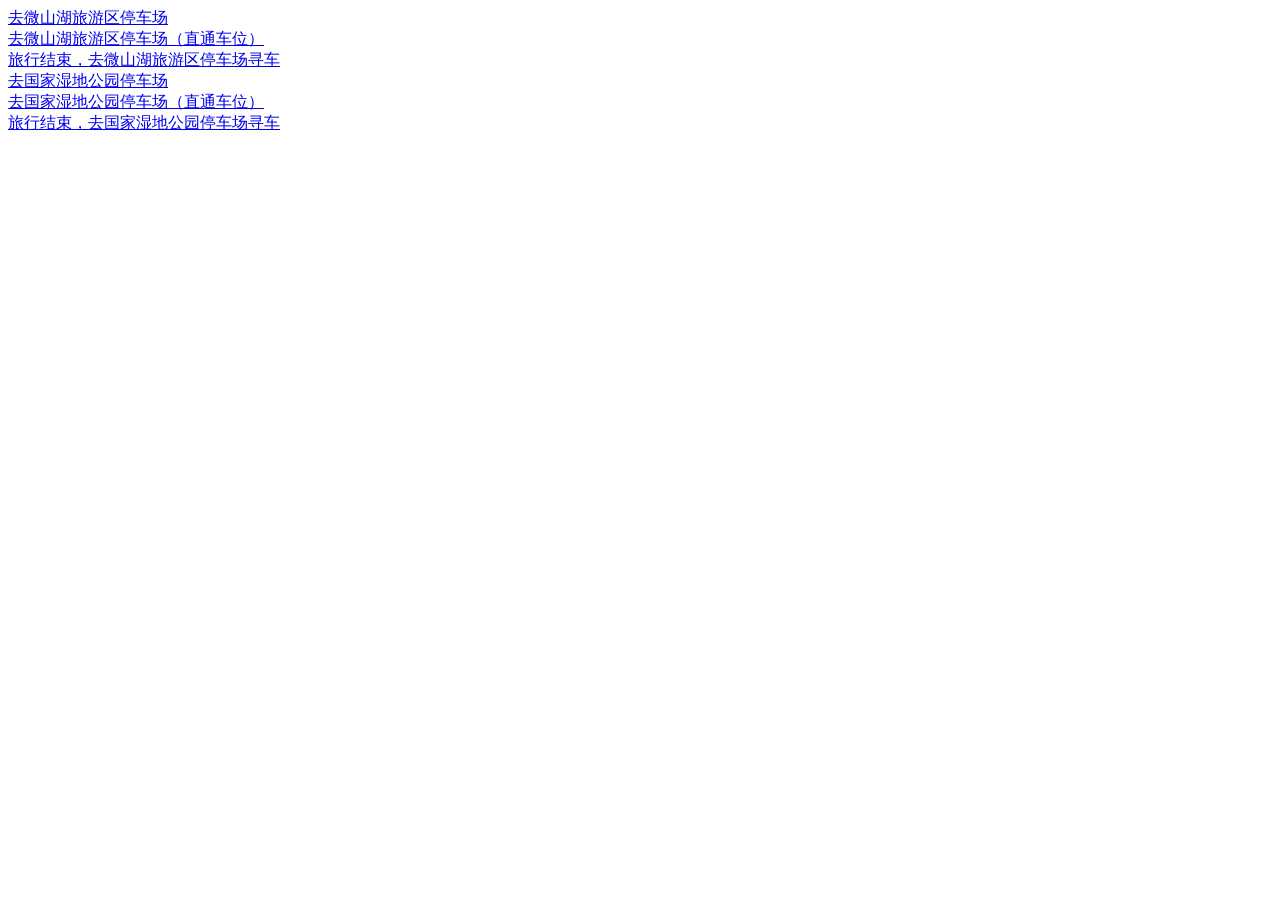
<file: ind.html>
<!DOCTYPE html>
<html>
	<head>
		<meta charset="utf-8">
		<title>引导页</title>
	</head>
	<body>
		<div><a href="./html/index.html?position=117.27626,34.685612">去微山湖旅游区停车场</a></div>
		<div><a href="./html/index.html?position=117.277289,34.684667&urlType=99">去微山湖旅游区停车场（直通车位）</a></div>
		<div><a href="./html/index.html?position=117.277289,34.684667/#/xunche">旅行结束，去微山湖旅游区停车场寻车</a></div>
		<div><a href="./html/index.html?position=117.143212,34.766604">去国家湿地公园停车场</a></div>
		<div><a href="./html/index.html?position=117.277289,34.684667&urlType=99">去国家湿地公园停车场（直通车位）</a></div>
		<div><a href="./html/index.html?position=117.277289,34.684667/#/xunche">旅行结束，去国家湿地公园停车场寻车</a></div>
	</body>
</html>
</file>
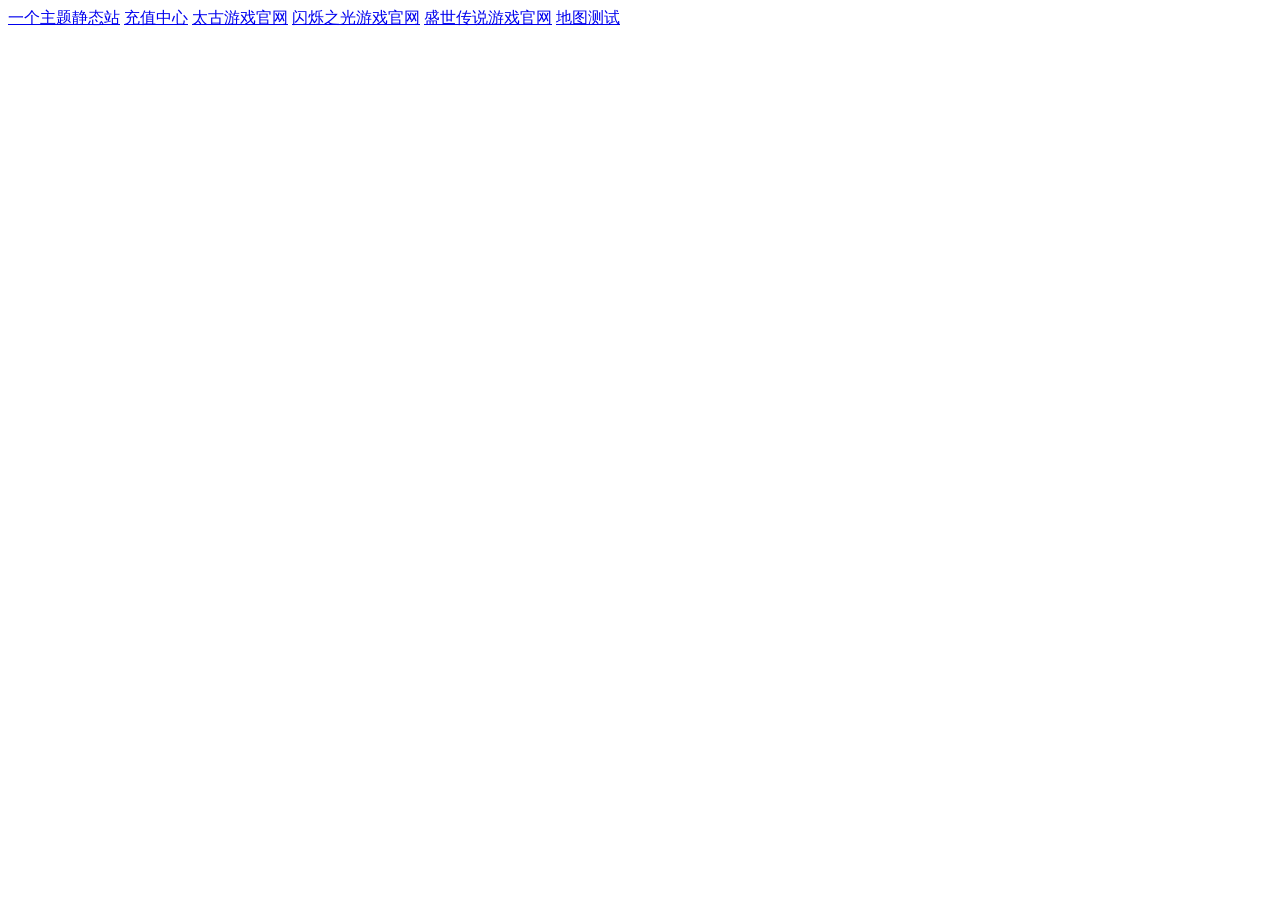
<file: work/inde1x.html>
<!DOCTYPE html>
<html>
	<head>
		<meta charset="utf-8" />
		<meta name="viewport" content="width=device-width, initial-scale=1">
		<title>一坨猫-github空间</title>
	</head>
	<body>
		<a href="work/page1/index.html">一个主题静态站</a>
		<a href="http://www.oneh5.com/thq/mikey/master/webPay/index.html">充值中心</a>
		<a href="http://infinitewar.centurygame.com/html/">太古游戏官网</a>
		<a href="http://mor.centurygame.com/index.html">闪烁之光游戏官网</a>
		<a href="https://sscs-tw.shengqugames-corp.com/">盛世传说游戏官网</a>
		<a href="work/page2/index.html">地图测试</a>
	</body>
</html>
</file>
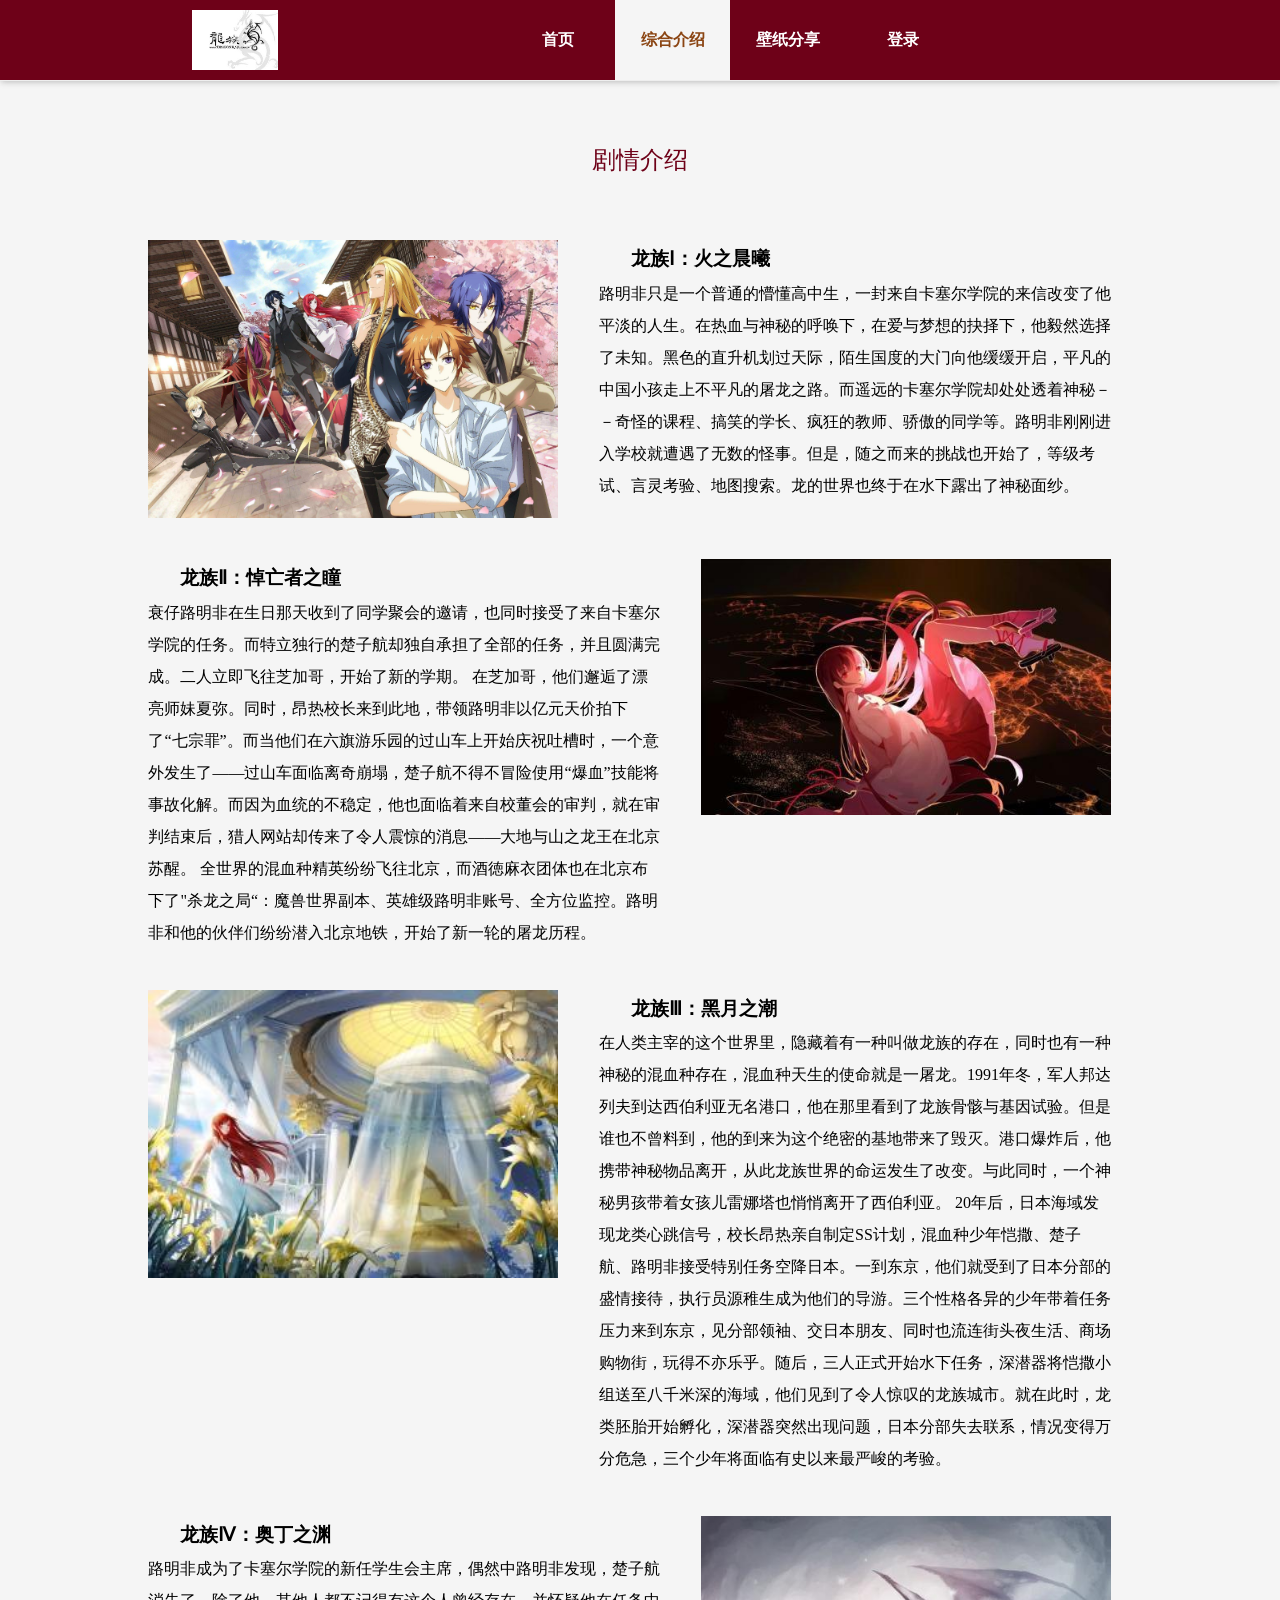
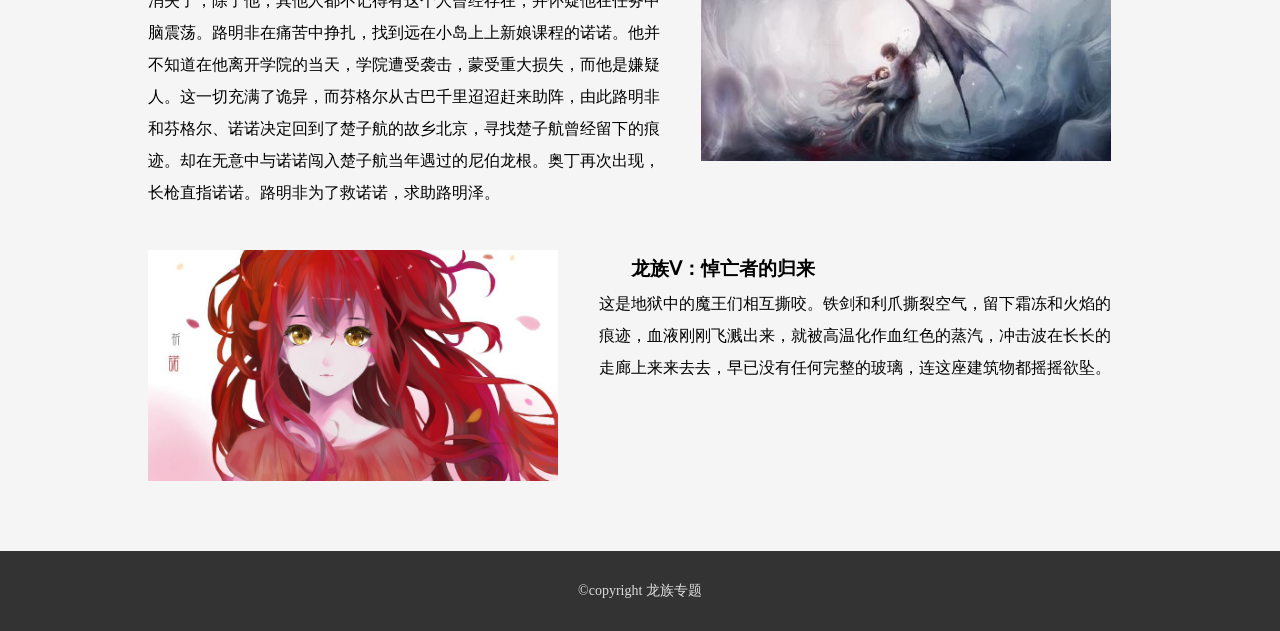
<file: work/page1/detail.html>
<!DOCTYPE html>
<html>
	<head>
		<meta charset="utf-8">
		<title></title>
		<link rel="stylesheet" href="css/index.css" />
		<style>
			.jq-detail{
				display: flex;
				flex-wrap: wrap;
			}
			.jq-detail img{
				width: 40%;
				height: 100%;
				margin: 2%;
			}
			.jq-detail .right{
				width: 50%;
				margin: 2%;
				font-size: 16px;
				line-height: 2;
				text-align: left;
				text-indent: 2rem;
			}
		</style>
	</head>
	<body>
		<div class="nav">
			<img src="img/timg.jpg" />
			<ul>
				<li><a href="index.html">首页</a></li>
				<li class="show-inner active"><a href="list.html">综合介绍</a>
					<ul class="inner-nav">
						<li  class="act"><a href="detail.html">剧情</a></li>
						<li><a href="list.html">简介</a></li>
						
					</ul>
				</li>
				
				<li><a href="pic.html">壁纸分享</a></li>
				<li><a href="login.html">登录</a></li>
			</ul>
		</div>
		<div class="nav-bar"></div>
		<div class="cont">
			<h2>剧情介绍</h2>
			<div class="jq-detail">
				<img src="img/016.jpg" >
				<div class="right">
				<h3>龙族Ⅰ：火之晨曦</h3>
				
				路明非只是一个普通的懵懂高中生，一封来自卡塞尔学院的来信改变了他平淡的人生。在热血与神秘的呼唤下，在爱与梦想的抉择下，他毅然选择了未知。黑色的直升机划过天际，陌生国度的大门向他缓缓开启，平凡的中国小孩走上不平凡的屠龙之路。而遥远的卡塞尔学院却处处透着神秘－－奇怪的课程、搞笑的学长、疯狂的教师、骄傲的同学等。路明非刚刚进入学校就遭遇了无数的怪事。但是，随之而来的挑战也开始了，等级考试、言灵考验、地图搜索。龙的世界也终于在水下露出了神秘面纱。
				</div>
				
				
			
			
				<div class="right">
				
				
				<h3>龙族Ⅱ：悼亡者之瞳</h3>
				
				衰仔路明非在生日那天收到了同学聚会的邀请，也同时接受了来自卡塞尔学院的任务。而特立独行的楚子航却独自承担了全部的任务，并且圆满完成。二人立即飞往芝加哥，开始了新的学期。
				在芝加哥，他们邂逅了漂亮师妹夏弥。同时，昂热校长来到此地，带领路明非以亿元天价拍下了“七宗罪”。而当他们在六旗游乐园的过山车上开始庆祝吐槽时，一个意外发生了——过山车面临离奇崩塌，楚子航不得不冒险使用“爆血”技能将事故化解。而因为血统的不稳定，他也面临着来自校董会的审判，就在审判结束后，猎人网站却传来了令人震惊的消息——大地与山之龙王在北京苏醒。
				全世界的混血种精英纷纷飞往北京，而酒徳麻衣团体也在北京布下了"杀龙之局“：魔兽世界副本、英雄级路明非账号、全方位监控。路明非和他的伙伴们纷纷潜入北京地铁，开始了新一轮的屠龙历程。
					</div>
					<img src="img/027.jpg" >
				<img src="img/b10.jpg" >
				<div class="right">
				<h3>龙族Ⅲ：黑月之潮</h3>
				
				在人类主宰的这个世界里，隐藏着有一种叫做龙族的存在，同时也有一种神秘的混血种存在，混血种天生的使命就是一屠龙。1991年冬，军人邦达列夫到达西伯利亚无名港口，他在那里看到了龙族骨骸与基因试验。但是谁也不曾料到，他的到来为这个绝密的基地带来了毁灭。港口爆炸后，他携带神秘物品离开，从此龙族世界的命运发生了改变。与此同时，一个神秘男孩带着女孩儿雷娜塔也悄悄离开了西伯利亚。
				20年后，日本海域发现龙类心跳信号，校长昂热亲自制定SS计划，混血种少年恺撒、楚子航、路明非接受特别任务空降日本。一到东京，他们就受到了日本分部的盛情接待，执行员源稚生成为他们的导游。三个性格各异的少年带着任务压力来到东京，见分部领袖、交日本朋友、同时也流连街头夜生活、商场购物街，玩得不亦乐乎。随后，三人正式开始水下任务，深潜器将恺撒小组送至八千米深的海域，他们见到了令人惊叹的龙族城市。就在此时，龙类胚胎开始孵化，深潜器突然出现问题，日本分部失去联系，情况变得万分危急，三个少年将面临有史以来最严峻的考验。
				</div>
				<div class="right">
				
				
				<h3>龙族Ⅳ：奥丁之渊</h3>
			
				路明非成为了卡塞尔学院的新任学生会主席，偶然中路明非发现，楚子航消失了，除了他，其他人都不记得有这个人曾经存在，并怀疑他在任务中脑震荡。路明非在痛苦中挣扎，找到远在小岛上上新娘课程的诺诺。他并不知道在他离开学院的当天，学院遭受袭击，蒙受重大损失，而他是嫌疑人。这一切充满了诡异，而芬格尔从古巴千里迢迢赶来助阵，由此路明非和芬格尔、诺诺决定回到了楚子航的故乡北京，寻找楚子航曾经留下的痕迹。却在无意中与诺诺闯入楚子航当年遇过的尼伯龙根。奥丁再次出现，长枪直指诺诺。路明非为了救诺诺，求助路明泽。
					</div>
					<img src="img/b2.jpg" >
				<img src="img/b9.jpg" >
				<div class="right">
				<h3>龙族Ⅴ：悼亡者的归来</h3>
				这是地狱中的魔王们相互撕咬。铁剑和利爪撕裂空气，留下霜冻和火焰的痕迹，血液刚刚飞溅出来，就被高温化作血红色的蒸汽，冲击波在长长的走廊上来来去去，早已没有任何完整的玻璃，连这座建筑物都摇摇欲坠。
				</div>
			</div>
		</div>
		<div class="footer">
			©copyright 龙族专题
		
		</div>
	</body>
</html>
</file>
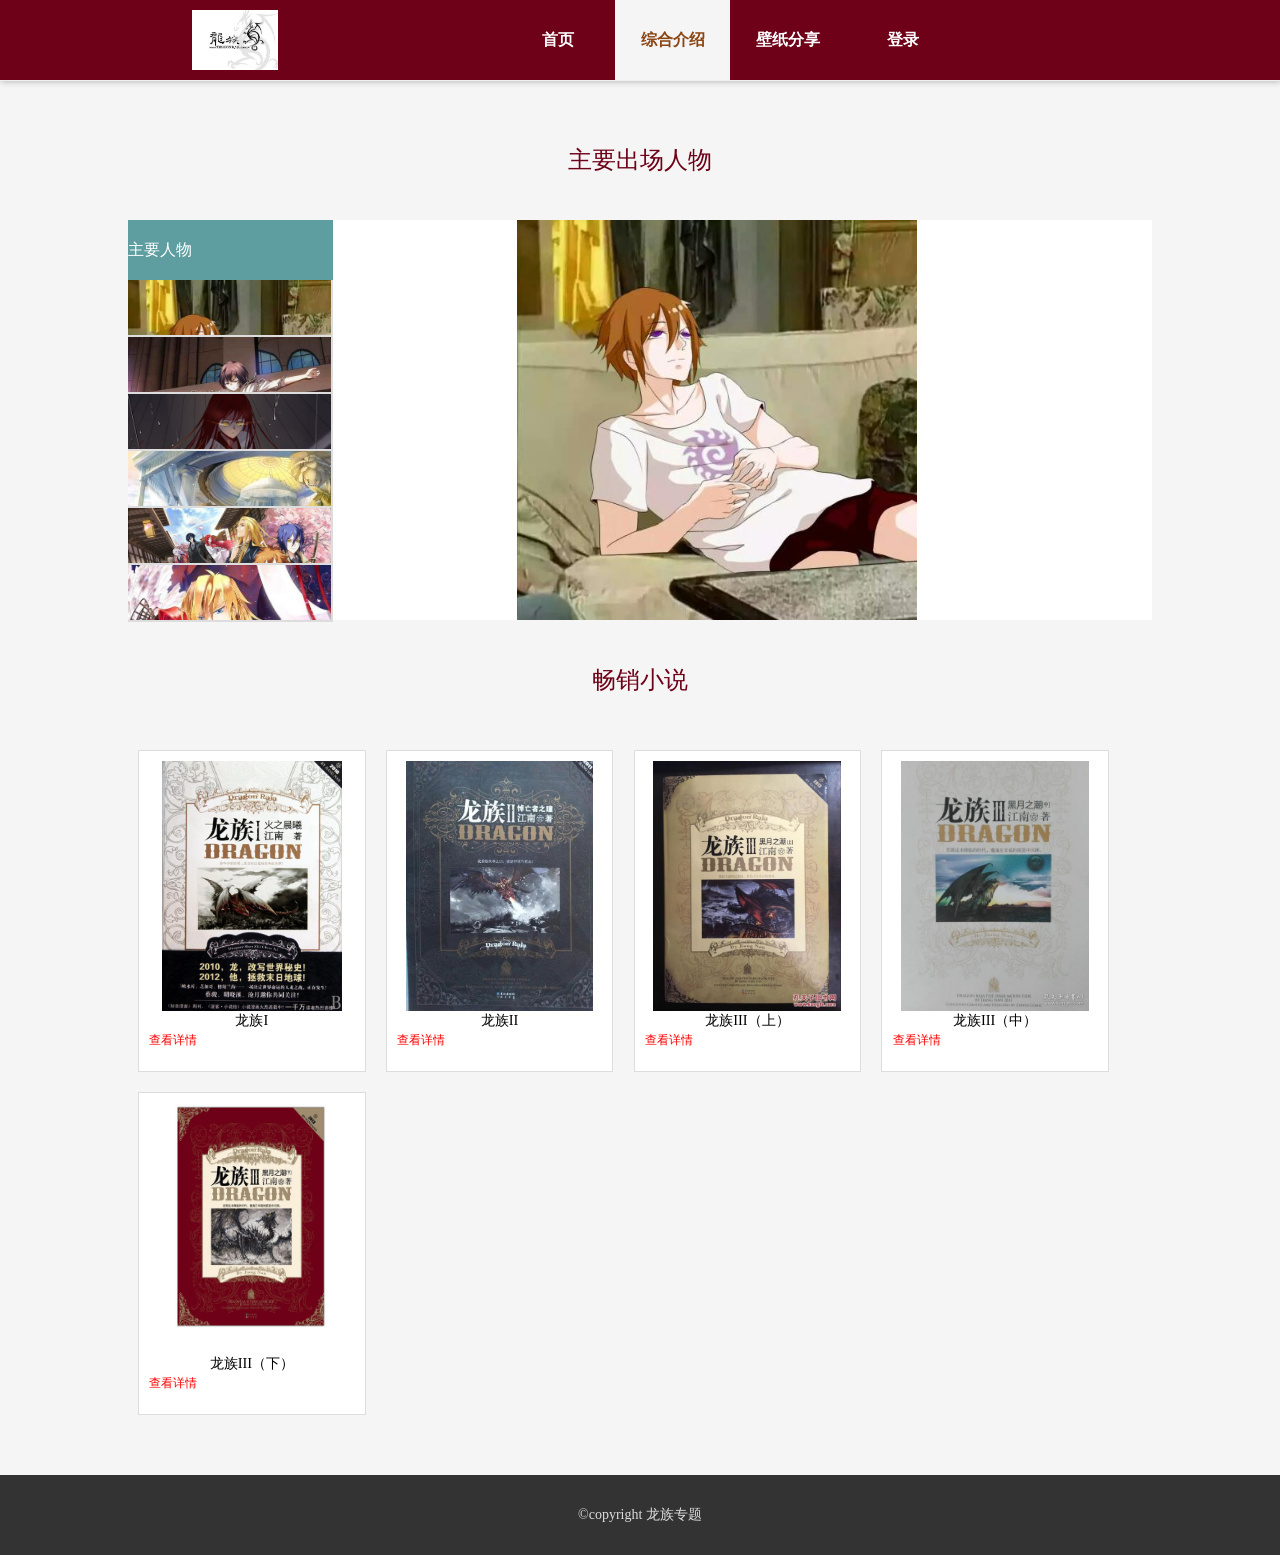
<file: work/page1/list.html>
<!DOCTYPE html>
<html>
	<head>
		<meta charset="utf-8">
		<title></title>
		<link rel="stylesheet" href="css/index.css" />
		<style>
		.card{
			height: 300px;
		}
		.card p{
			text-align: center;
		}	
		.card span{
			font-size: 12px;
		}
		</style>
	</head>
	<body>
		<div class="nav">
			<img src="img/timg.jpg" />
			<ul>
				<li><a href="index.html">首页</a></li>
				<li class="show-inner active"><a href="list.html">综合介绍</a>
					<ul class="inner-nav">
						<li><a href="detail.html">剧情</a></li>
						<li class="act"><a href="list.html" >简介</a></li>
						
					</ul>
				</li>
				
				<li><a href="pic.html">壁纸分享</a></li>
				<li><a href="login.html">登录</a></li>
			</ul>
		</div>
		<div class="nav-bar"></div>
		<!--  -->
		<h2>主要出场人物</h2>
		<div class="headimg">
			<div class="list">
				<p>主要人物</p>
				<!-- 闪电家电类电子商务网站 -->
				<ul>
					
					<li ><a href="#f1"><img src="img/lmf.jpg" /> </a></li>
					<li><a href="#f2"><img src="img/lmz.jpg" /> </a></li>
					<li><a href="#f3"><img src="img/b4.jpg" /> </a></li>
					<li><a href="#f4"><img src="img/b10.jpg" /> </a></li>
					<li><a href="#f5"><img src="img/016.jpg" /> </a></li>
					<li><a href="#f6"><img src="img/ks.jpg" /> </a></li>
				</ul>
			</div>
			<div class="banimg">
				<img src="img/lmf.jpg" id="f1"  />
				<img src="img/lmz.jpg" id="f2" />
				<img src="img/b4.jpg" id="f3" />
				<img src="img/b10.jpg" id="f4" />
				<img src="img/016.jpg" id="f5" />
				<img src="img/ks.jpg" id="f6"  />
			</div>
		</div>
		<h2>畅销小说</h2>
		<div class="card-list">
			
			<div class="card">
			<a href="detail.html">
			<div class="img">
				<img src="img/c1.jpg" >
			</div>
			<p>
				龙族I
			</p>
			<span>查看详情</span>
			</a>
		</div>
		<div class="card">
			<a href="detail.html">
			<div class="img">
				<img src="img/c2.jpg" >
			</div>
			<p>
				龙族II
			</p>
			<span>查看详情</span>
			</a>
		</div>
		<div class="card">
			<a href="detail.html">
			<div class="img">
				<img src="img/c3.jpg" >
			</div>
			<p>
				龙族III（上）
			</p>
			<span>查看详情</span>
			</a>
		</div>
		<div class="card">
			<a href="detail.html">
			<div class="img">
				<img src="img/c5.jpg" >
			</div>
			<p>
				龙族III（中）
			</p>
			<span>查看详情</span>
			</a>
		</div>
		<div class="card">
			<a href="detail.html">
			<div class="img">
				<img src="img/a1.jpg" >
			</div>
			<p>
				龙族III（下）
			</p>
			<span>查看详情</span>
			</a>
		</div>
		
		</div>
		<div class="footer">
			©copyright 龙族专题
		
		</div>
		
	</body>
</html>
</file>
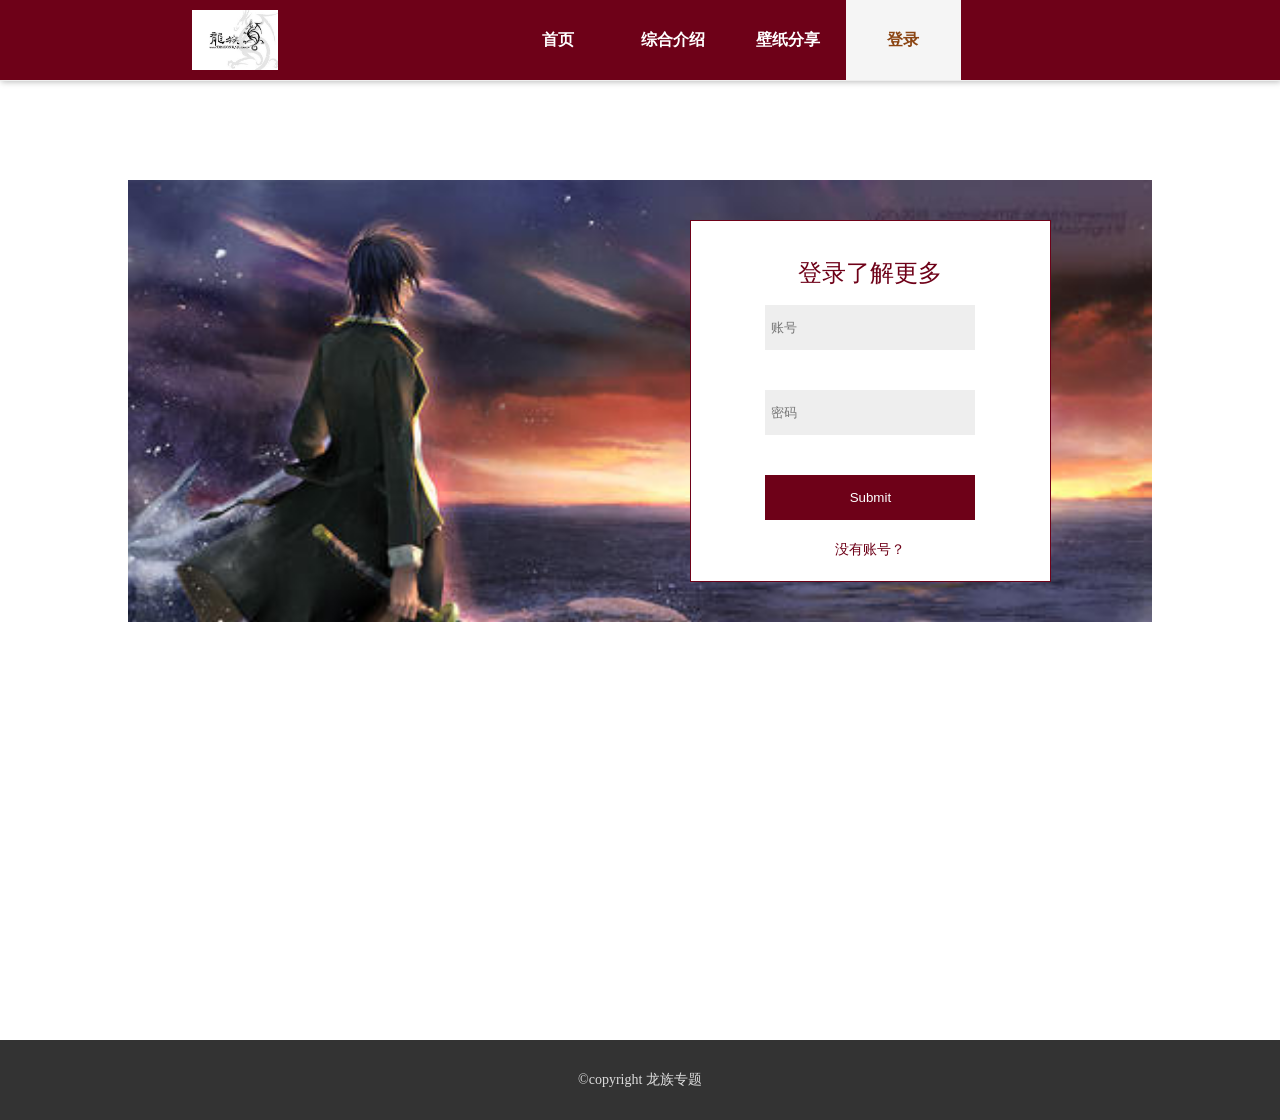
<file: work/page1/login.html>
<!DOCTYPE html>
<html>
	<head>
		<meta charset="utf-8">
		<title>关于我们</title>
		<link rel="stylesheet" href="css/index.css" />
		<style>
			body{
				background:white;
				
			}
			.cont{
				min-height: 90vh;
			}
			.login{
				margin-top: 80px;
				margin-bottom: 120px;
				background:url(img/b11.jpg);
				background-size: cover;
				padding: 40px 0;
			}
			.login img{
				width: 25%;
				height: 380px;
				margin-right: 10%;
				vertical-align: top;
			}
			form{
				display: inline-block;
				width: 25%;
				padding: 60px 5%;
				height: 260px;
				/* vertical-align: middle; */
				border: 1px solid #6e0118;
				padding-top: 40px;
				background-color: white;
				margin-left: 45%;
			}
			input{
				width: 80%;
				height: 45px;
				margin: 20px 0;
				padding-left: 2%;
				background-color: #eee;
				border: none;
			}
			input[type=submit]{
				width: 82%;
				padding: 0;
				background: #6e0118;
				border: none;
				color: white;
			}
			form span{
				font-size: 0.9rem;
				color: #6e0118;
				cursor: pointer;
			}
			form h2{
				line-height: 1;
			}
		</style>
	</head>
	<body>
		<div class="nav">
			<img src="img/timg.jpg" />
			<ul>
				<li><a href="index.html">首页</a></li>
				<li class="show-inner"><a href="list.html">综合介绍</a>
					<ul class="inner-nav">
						<li><a href="detail.html">剧情</a></li>
						<li><a href="list.html">简介</a></li>
						
					</ul>
				</li>
				
				<li><a href="pic.html">壁纸分享</a></li>
				<li class="active"><a href="login.html">登录</a></li>
			</ul>
		</div>
		<div class="nav-bar"></div>
		<div class="cont">
					
				
					<div class="login">
						
						<form action="index.html">
							<h2>登录了解更多</h2>
						<input type="text" placeholder="账号" name="" id="" value="" required="required" />
							<input type="password" placeholder="密码" required="required" />
							<input type="submit" />
							<br /><span>没有账号？</span>
						</form>
					</div>
					</div>
					<div class="footer">
						©copyright 龙族专题 
					
					</div>
	</body>
</html>
</file>
<file: work/page1/css/index.css>
*{
	margin: 0;
	padding: 0;
}
li{
	list-style: none;
}
a{
	text-decoration: none;
	color: black;
}
body{
	min-width: 1200px;
	background: #F5F5F5;

	
}
.nav{
	height: 80px;
	/* overflow: hidden; */
	margin-bottom: 20px;
	border-bottom: 1px solid #EEEEEE;
	box-shadow: 1px 1px 6px #bbb;
	position: fixed;
	width: 100%;
	z-index: 10000000000;
	font-weight: 600;
	white-space: nowrap;
	background-color: #6e0118;
}

.nav li{
	display: inline-block;
	list-style: none;
	height: 100%;
	width: 18%;
	position: relative;
	font-size: 1rem;
}
.nav li a{
	display: inline-block;
	width: 100%;
	height: 100%;
	/* border:1px solid #fff ; */
	/* border-top: 5px solid #fff; */
	transition: 0.2s;
	color: white;
}
.nav li a:hover,.nav li.active a{
	/* border:1px solid #ddd ; */
	/* border-top: 5px solid skyblue; */
	color: #8B4513;
	background-color: #f5f5f5;
}

.act a{
	background-color: #f5f5f5 !important;
	color: #8B4513 !important; 
}
.nav img{
	height: 60px;
	margin-top: 10px;
	
	margin-left: 15%;
	/* margin-top: 20px; */
	margin-right: 10%;
}
.nav>ul{
	vertical-align: top;
	display: inline-block;
	width: 50%;
	height: 100%;
	line-height: 80px;
	text-align: center;
	font-size: 0;
}
.show-inner:hover .inner-nav{
	display: block;
}
 .inner-nav{
	position: absolute;
	top: 80px;
	left: 0;
	width: 100%;
	background-color:#6E0118;
	display: none;
}

.inner-nav li{
	display: block;
	width: 100%;
	border-top: 2px solid #eee;
	line-height: 50px;
}
.nav .inner-nav li a{
	border: none;
	background-color: #6E0118;
	color: white;
}
.nav-bar{
	height: 100px;
}
/* 导航end */
.banner{
	
	height: 400px;
	background: url(../img/banner3.jpg);
	background-size: cover;
	/* background-color: #87CEEB; */
	white-space: nowrap;
	overflow: hidden;
	position: relative;
	width: 90%;
	margin: 0 auto;
}
.banner img{
	width: 100%;
	/* animation: 5s na; */
}
.banner ul{
	position: absolute;
	bottom: 20px;
	left: 50%;
	transform: translateX(-50%);
}
.banner li{
	width: 10px;
	height: 10px;
	border-radius: 10px;
	background-color: #BBBBBB60;
	/* border: 1px solid red; */
	display: inline-block;
	margin: 0 5px;
}
.banner li.active{
	border: 1px solid #fff;
}
@keyframes na{
	0%{
		transform: translateX(0);
	}
	40%{
		transform: translateX(0);
	}
	50%{
		transform: translateX(-100%);
	}
	90%{
		transform: translateX(-100%);
	}
	
}
/* banner end */
.cont{
	text-align: center;
	width: 80%;
	margin: 0 auto;
}
.box{
	display: flex;
	
}
.box div{
	flex: 1;
}
.p1{
	font-size: 16px;
	color: #333;
	/* font-size: 18px; */
	text-align: left;
	font-family:'MicrosoftJhengHeiUIRegular, Microsoft JhengHei UI';
	line-height: 2;
	text-indent: 2rem;
}
.p2{
	position: relative;
	
}
.p2 .box img{
	height: 180px;
}

.list{
				display: inline-block;
				width: 20%;
				height: 100%;
				vertical-align: top;
				
				
			}
			.banimg{
				display: inline-block;
				width: 75%;
				height: 100%;
				overflow: hidden;
				position: absolute;
				text-align: center;
			}
			.headimg{
				height: 400px;
				width: 80%;
				position: relative;
				margin: 0 auto;
				background-color: white;
			}
			.banimg img{
				
				height: 100%;
			}
			.banimg .act{
				display: block;
			}
			.list p{
				background-color: cadetblue;
				line-height:60px;
				color: white;
			}
			.list li{
				height: 55px;
				line-height: 55px;
				color: saddlebrown;
				border-right: 2px solid #DDDDDD;
				border-bottom: 2px solid #DDDDDD;
			}
			.list li a{
				display: inline-block;
				width: 100%;
				height: 100%;
				overflow: hidden;
			}
			.list li a img{
				width: 100%;
				
			}
			/* .list li a{
				display: inline-block;
				width: 100%;
				height: 100%;
				color: saddlebrown;
			} */
			.card-list{
				width: 80%;
					display: flex;
					flex-wrap: wrap;
				margin: 0 auto;
			}
			.p3 .card-list{
				width: 100%;
			}
			.card{
				width: 20%;
				margin: 10px 1%;
				padding: 1% 1%;
				height: 350px;
				text-align: left;
				border: 1px solid #ddd;
				background-color: white;
				/* margin: 0 10px; */
			}
			.card h3{
				font-size: 14px;
			}
			.card img{
				min-height: 90%;
				max-width: 100%;
				max-height: 100%;
			}
			.card .img{
				height: 250px;
				text-align: center;
				
			}
			.card p{
				text-align: left;
				font-size: 0.9rem;
			}
			.card span{
				color: red;
				
				
			}
/* .card{
	width: 24%;
	height: 300px;
}
.card-img{
	height: 200px;
	text-align: center;
}
.card img{
	max-width: 100%;
	max-height: 100%;
} */
h2{
	line-height: 120px;
	text-align: center;
	color: #6e0118;
	font-weight: 500;
}
.p1 img{
	width: 80%;
	
}
.p2 img{
	width: 100%;
}
.last-right img{
	width: 100%;
	height: 100%;
}
.last{
	position: relative;
}
.last-left{
	text-align: right;
	flex: 1;
	
	color: #fff;
	background: url(../img/last-left.png);
	background-size: 100% 100%;
}
.cont-box{
	margin-right:80px ;
}
.last-left h3{
	line-height: 100px;
}
.last-left p{
	color: #ddd;
	font-size: 0.9rem;
	line-height: 2;
}
.last-left a{
	display: inline-block;
	width: 100px;
	height: 40px;
	background-color: #fff;
	color: dodgerblue;
	line-height: 40px;
	border-radius: 30px;
}
.last-left,.last-right{
	/* border: 2px solid #000000; */
	/* height: 600px; */
	/* background-color: #87CEEB; */
}
.footer{
	height: 80px;
	width: 100%;
	margin-top: 50px;
	background-color: #333;
	line-height: 80px;
	text-align: center;
	color: #ddd;
	font-size: 14px;
}
.dot{
	position: absolute;
	left: 50%;
	transform: translateX(-50%);
	top: 200px;
	/* background-color: red; */
}
.dott{
	width: 50px;
	height: 50px;
	/* border: 5px solid rgba(255,255,255,0.1); */
	border-radius: 25px;
	box-shadow: 0px 0px 5px #fff;
	background-color: white;
	margin-top: 30px;
}


/* pic */

.container{
	pointer-events: none; 
	width: 100%;
	top: 0;
	z-index: 9999100000000000000;
	height:100%;
	overflow: hidden;
	position: absolute;
}
/* 关闭按钮 */
.close{
	color: white;
	font-size: 20px;
	position: absolute;
	left: 50%;
	transform: translateX(-50%);

	display: inline-block;
	border: 2px solid #fff;
	padding: 20px;
}
/* 上一张 */
.prev,.next{
	display: inline-block;
	width: 80px;
	height: 80px;
	border: 2px solid white;
	font-size: 30px;
	color: white;
	line-height: 80px;
	position: absolute;
	/* top: 200px; */
	
	margin-top: 20%;
}
.prev{
	left: 0;
}
/* 下一张 */
.next{
	right: 0;
}
.container .detail{
	display: block;
	position: static;
	pointer-events: auto;
	/* position: absolute; */
}
.pic-cont{
	width: 90%;
	margin: 0 auto;
	display: flex;
	
}
.pic-col{
	width: 25%;
}
.pic-card{
	width: 98%;
	/* height: 300px; */
	border: 1px solid #F5F5F5;
	padding:1%;
}
.pic-card .img{
	width: 100%;
	overflow: hidden;
}
.pic-card .img img{
	width: 100%;
}
/* 图片点击放大层 */
.detail{
	position: fixed;
	z-index: 999900000000;
	width: 100%;
	height: 100%;
	background-color: #33333395;
	top: 0;
	left: 0;
	overflow: hidden;
	text-align: center;
	 display: none; 
}

.detail img{
	max-width: 65%;
	max-height:500px;
	margin-top: 80px;
	border: 2px solid #DDDDDD;
}
@media screen and (min-height:700px){
	.detail img{
		max-height:600px;
		}
}
@media screen and (max-height:500px){
	.detail img{
		max-height:400px;
		}
}
@media screen and (min-height:800px){
	.detail img{
		max-height:700px;
		}
}
.detail h3{
	color: white;
	
}
.detail h4{
	color: #CCCCCC;
}
</file>
<file: style.css>
/* ============================================
   GLOSS 2.0 — From Glossy to Digital
   设计系统：暖纸色背景 + 墨黑文字 + 杂志封面排版
   ============================================ */

/* ---------- 设计令牌 ---------- */
:root {
    --bg: #f3ece1;          /* 暖纸色背景 */
    --bg-2: #ede4d6;        /* 略深纸色 */
    --card: #fbf7f0;        /* 卡片底色 */
    --ink: #1c1814;         /* 主文字色 */
    --ink-soft: #4a423a;     /* 次文字色 */
    --muted: #8a7e6f;        /* 弱文字色 */
    --line: #d9cdba;        /* 分割线/边框 */
    --accent: #c4572a;       /* 强调橙 */
    --accent-2: #e8a0bf;     /* 粉色辅 */
    --accent-3: #a8d5c8;     /* 薄荷绿 */
    --accent-4: #6b8e9e;     /* 雾蓝 */
    --accent-5: #f4e4c1;     /* 奶黄 */

    --font-display: 'Bricolage Grotesque', 'Poppins', system-ui, sans-serif;
    --font-body: 'Poppins', system-ui, sans-serif;
    --font-mono: 'Inter', system-ui, sans-serif;

    --maxw: 1200px;
    --radius: 18px;
    --radius-sm: 12px;
    --ease: cubic-bezier(0.22, 1, 0.36, 1);
}

/* ---------- 重置 ---------- */
*, *::before, *::after { box-sizing: border-box; margin: 0; padding: 0; }

html { scroll-behavior: smooth; }

body {
    font-family: var(--font-body);
    background: var(--bg);
    color: var(--ink);
    line-height: 1.6;
    -webkit-font-smoothing: antialiased;
    overflow-x: hidden;
}

a { color: inherit; text-decoration: none; }
ul { list-style: none; }
img { max-width: 100%; display: block; }
button { font-family: inherit; border: none; background: none; cursor: pointer; color: inherit; }
.sr-only {
    position: absolute;
    width: 1px; height: 1px;
    padding: 0; margin: -1px;
    overflow: hidden;
    clip: rect(0, 0, 0, 0);
    white-space: nowrap;
    border: 0;
}

/* ---------- 通用 ---------- */
.section-title {
    font-family: var(--font-display);
    font-size: clamp(1.8rem, 4vw, 3rem);
    font-weight: 600;
    letter-spacing: -0.02em;
    margin-bottom: 2.5rem;
    line-height: 1.1;
}

section { padding: 6rem 1.5rem; max-width: var(--maxw); margin: 0 auto; }

.section-kicker {
    font-size: 0.78rem;
    letter-spacing: 0.16em;
    text-transform: uppercase;
    color: var(--accent);
    margin-bottom: 0.6rem;
    font-weight: 500;
}

/* ============================================
   导航
   ============================================ */
.nav-wrap {
    position: fixed;
    top: 20px;
    left: 50%;
    transform: translateX(-50%);
    z-index: 100;
    width: calc(100% - 32px);
    max-width: 820px;
}

.nav {
    display: flex;
    align-items: center;
    justify-content: space-between;
    gap: 0.5rem;
    padding: 0.5rem 0.5rem 0.5rem 1rem;
    background: var(--card);
    border: 1px solid var(--line);
    border-radius: 16px;
    box-shadow: 0 4px 24px rgba(28, 24, 20, 0.06);
}

.nav-logo {
    font-family: var(--font-display);
    font-weight: 700;
    font-size: 1.1rem;
    letter-spacing: -0.02em;
    background: var(--ink);
    color: var(--bg);
    width: 36px; height: 36px;
    border-radius: 10px;
    display: flex;
    align-items: center;
    justify-content: center;
    flex-shrink: 0;
}

.nav-links {
    display: flex;
    flex-wrap: nowrap;
    gap: 0.15rem;
}

.nav-links a {
    padding: 0.45rem 0.65rem;
    font-size: 0.88rem;
    font-weight: 400;
    border-radius: 10px;
    white-space: nowrap;
    transition: background 0.2s var(--ease);
}

.nav-links a:hover { background: var(--bg-2); }

.nav-right { display: flex; align-items: center; gap: 0.35rem; flex-shrink: 0; }

.nav-resume {
    font-size: 0.85rem;
    padding: 0.5rem 0.7rem;
    border-radius: 10px;
    display: inline-flex;
    align-items: center;
    gap: 0.25rem;
    white-space: nowrap;
    transition: background 0.2s var(--ease);
}
.nav-resume:hover { background: var(--bg-2); }

.nav-cta {
    background: var(--ink);
    color: var(--bg);
    font-size: 0.86rem;
    font-weight: 500;
    padding: 0.5rem 0.9rem;
    border-radius: 10px;
    white-space: nowrap;
    transition: transform 0.2s var(--ease), background 0.2s var(--ease);
}
.nav-cta:hover { transform: translateY(-1px); background: #2a2420; }

.nav-toggle {
    display: none;
    flex-direction: column;
    justify-content: center;
    gap: 5px;
    width: 44px; height: 44px;
    border-radius: 12px;
    background: var(--card);
    border: 1px solid var(--line);
    position: fixed;
    top: 20px; right: 16px;
    z-index: 101;
}
.nav-toggle span {
    display: block;
    width: 20px; height: 2px;
    background: var(--ink);
    border-radius: 2px;
    transition: transform 0.3s var(--ease), opacity 0.3s var(--ease);
}
.nav-toggle.active span:nth-child(1) { transform: translateY(7px) rotate(45deg); }
.nav-toggle.active span:nth-child(2) { opacity: 0; }
.nav-toggle.active span:nth-child(3) { transform: translateY(-7px) rotate(-45deg); }

.nav-mobile {
    display: none;
    flex-direction: column;
    gap: 0.25rem;
    padding: 0.75rem;
    background: var(--card);
    border: 1px solid var(--line);
    border-radius: 16px;
    margin-top: 8px;
    opacity: 0;
    transform: translateY(-8px);
    transition: opacity 0.25s var(--ease), transform 0.25s var(--ease);
    pointer-events: none;
}
.nav-mobile.open { opacity: 1; transform: translateY(0); pointer-events: auto; }
.nav-mobile a {
    padding: 0.65rem 0.85rem;
    font-size: 0.95rem;
    border-radius: 10px;
}
.nav-mobile a:hover { background: var(--bg-2); }

/* ============================================
   Full-bleed magazine spreads
   1.jpg cover / 2.jpg New Romantic / 3.jpg Chic Cool
   ============================================ */
.spread {
    position: relative;
    max-width: none;
    width: 100%;
    min-height: 100vh;
    margin: 0;
    padding: 0;
    background-size: cover;
    background-position: center top;
    background-repeat: no-repeat;
    display: flex;
    align-items: flex-end;
    color: #fbf7f0;
    overflow: hidden;
}
.spread-cover {
    background-image: url('img/1.jpg');
    align-items: center;
    justify-content: flex-start;
}
.spread-cover .spread-shade {
    background:
        linear-gradient(90deg, rgba(28,24,20,0.58) 0%, rgba(28,24,20,0.18) 42%, transparent 70%),
        linear-gradient(180deg, rgba(28,24,20,0.22) 0%, transparent 28%, rgba(28,24,20,0.42) 100%);
}
.spread-romantic { background-image: url('img/2.jpg'); }
.spread-chic { background-image: url('img/3.jpg'); background-position: center center; }

.spread-shade {
    position: absolute;
    inset: 0;
    background: linear-gradient(180deg, rgba(28,24,20,0.18) 0%, rgba(28,24,20,0.55) 100%);
    pointer-events: none;
}
.shade-warm {
    background: linear-gradient(90deg, rgba(28,24,20,0.72) 0%, rgba(28,24,20,0.18) 55%, transparent 100%);
}
.shade-cool {
    background: linear-gradient(270deg, rgba(28,24,20,0.78) 0%, rgba(28,24,20,0.22) 58%, transparent 100%);
}

.cover-frame {
    position: relative;
    z-index: 2;
    padding: 8rem 8vw 5rem;
    max-width: 820px;
    opacity: 0;
    animation: fadeUp 0.9s var(--ease) 0.15s forwards;
}
.cover-kicker {
    font-size: 0.85rem;
    letter-spacing: 0.18em;
    text-transform: uppercase;
    color: rgba(251,247,240,0.82);
    margin-bottom: 1rem;
}
.cover-masthead {
    font-family: var(--font-display);
    font-size: clamp(4.2rem, 14vw, 11rem);
    font-weight: 700;
    letter-spacing: -0.04em;
    line-height: 0.85;
    margin-bottom: 1.25rem;
}
.cover-issue {
    font-size: clamp(1.05rem, 2vw, 1.35rem);
    max-width: 28ch;
    color: rgba(251,247,240,0.9);
    margin-bottom: 1.75rem;
}
.cover-meta {
    display: flex;
    flex-wrap: wrap;
    gap: 0.6rem;
}
.cover-meta span {
    font-size: 0.78rem;
    letter-spacing: 0.04em;
    padding: 0.35rem 0.8rem;
    border: 1px solid rgba(251,247,240,0.35);
    border-radius: 100px;
    background: rgba(28,24,20,0.25);
}

.spread-copy {
    position: relative;
    z-index: 2;
    padding: 5rem 7vw;
    max-width: 560px;
}
.spread-copy.copy-right {
    margin-left: auto;
    text-align: right;
}
.spread-chapter {
    font-size: 0.78rem;
    letter-spacing: 0.18em;
    text-transform: uppercase;
    color: rgba(251,247,240,0.7);
    margin-bottom: 0.8rem;
}
.spread-copy h2 {
    font-family: var(--font-display);
    font-size: clamp(2.4rem, 6vw, 4.6rem);
    font-weight: 600;
    letter-spacing: -0.03em;
    line-height: 0.95;
    margin-bottom: 1rem;
}
.spread-copy p {
    font-size: 1.02rem;
    line-height: 1.7;
    color: rgba(251,247,240,0.88);
    margin-bottom: 1.4rem;
}
.spread-tags {
    display: flex;
    flex-wrap: wrap;
    gap: 0.5rem;
}
.spread-copy.copy-right .spread-tags { justify-content: flex-end; }
.spread-tags li {
    font-size: 0.78rem;
    padding: 0.32rem 0.75rem;
    border: 1px solid rgba(251,247,240,0.3);
    border-radius: 100px;
}

.hero-scroll {
    position: absolute;
    bottom: 1.8rem;
    left: 8vw;
    z-index: 2;
    font-size: 0.8rem;
    color: rgba(251,247,240,0.7);
    letter-spacing: 0.08em;
    animation: bounce 2s infinite;
}

/* ============================================
   Contents
   ============================================ */
.toc { padding-top: 5rem; }
.toc-lede {
    color: var(--ink-soft);
    max-width: 48ch;
    margin: -1.5rem 0 2.5rem;
}
.toc-list { display: flex; flex-direction: column; }
.toc-list a {
    display: grid;
    grid-template-columns: 64px 1fr auto;
    gap: 1.25rem;
    align-items: baseline;
    padding: 1.15rem 0;
    border-bottom: 1px solid var(--line);
    transition: padding-left 0.3s var(--ease);
}
.toc-list a:hover { padding-left: 0.6rem; }
.toc-page {
    font-family: var(--font-display);
    font-variant-numeric: tabular-nums;
    color: var(--muted);
    font-size: 0.92rem;
}
.toc-name {
    font-family: var(--font-display);
    font-size: 1.25rem;
    font-weight: 600;
}
.toc-note { font-size: 0.88rem; color: var(--muted); }

/* ============================================
   Featured Work
   ============================================ */
.featured { padding-top: 3rem; }

.work-grid {
    display: grid;
    gap: 1.5rem;
}

.work-card {
    perspective: 1200px;
}
.work-card-inner {
    background: var(--card);
    border: 1px solid var(--line);
    border-radius: var(--radius);
    overflow: hidden;
    display: grid;
    grid-template-columns: 1fr 1fr;
    transition: transform 0.4s var(--ease), box-shadow 0.4s var(--ease);
    transform-style: preserve-3d;
}
.work-card:hover .work-card-inner {
    transform: translateY(-6px);
    box-shadow: 0 20px 50px rgba(28, 24, 20, 0.1);
}

/* 视觉区 */
.work-visual {
    position: relative;
    min-height: 320px;
    display: flex;
    align-items: center;
    justify-content: center;
    overflow: hidden;
    background: var(--bg-2);
}
.work-visual img {
    width: 100%;
    height: 100%;
    min-height: 320px;
    object-fit: cover;
    object-position: center top;
    transition: transform 0.6s var(--ease);
}
.work-card:hover .work-visual img { transform: scale(1.04); }

.work-visual-badge {
    position: absolute;
    top: 1rem; left: 1rem;
    font-family: var(--font-display);
    font-weight: 600;
    font-size: 0.8rem;
    letter-spacing: 0.02em;
    padding: 0.3rem 0.7rem;
    border-radius: 100px;
    background: rgba(251, 247, 240, 0.88);
    color: var(--ink);
    z-index: 2;
}
/* ============================================
   Editor's Letter
   ============================================ */
/* ============================================
   Lookbook
   ============================================ */
.lookbook-head .section-title { margin-bottom: 0.8rem; }
.lookbook-grid {
    display: grid;
    grid-template-columns: 1.2fr 1fr 1fr;
    grid-template-rows: auto auto;
    gap: 1rem;
}
.look-item {
    background: var(--card);
    border: 1px solid var(--line);
    border-radius: 16px;
    overflow: hidden;
    transition: transform 0.35s var(--ease), box-shadow 0.35s var(--ease);
}
.look-item:hover {
    transform: translateY(-6px);
    box-shadow: 0 16px 36px rgba(28, 24, 20, 0.1);
}
.look-item.tall { grid-row: 1 / span 2; }
.look-item.wide { grid-column: 2 / span 2; }
.look-item img {
    width: 100%;
    height: 280px;
    object-fit: cover;
    object-position: center top;
}
.look-item.tall img { height: 100%; min-height: 620px; }
.look-item.wide img { height: 300px; }
.look-item figcaption {
    padding: 0.9rem 1rem 1.05rem;
    display: flex;
    flex-direction: column;
    gap: 0.15rem;
}
.look-item strong {
    font-family: var(--font-display);
    font-size: 1.05rem;
}
.look-item span { font-size: 0.82rem; color: var(--muted); }

/* ============================================
   Beauty desk
   ============================================ */
.beauty {
    display: grid;
    grid-template-columns: 1fr 1fr;
    gap: 2.5rem;
    align-items: start;
}
.beauty .section-title { margin-bottom: 1rem; }
.beauty-copy > p {
    color: var(--ink-soft);
    margin-bottom: 1.5rem;
    max-width: 46ch;
}
.beauty-notes { display: flex; flex-direction: column; gap: 1rem; }
.beauty-notes li {
    padding-bottom: 1rem;
    border-bottom: 1px solid var(--line);
}
.beauty-notes strong {
    display: block;
    font-family: var(--font-display);
    font-size: 1.05rem;
    margin-bottom: 0.25rem;
}
.beauty-notes span { color: var(--ink-soft); font-size: 0.92rem; }
.beauty-visuals {
    display: grid;
    gap: 1rem;
}
.beauty-visuals figure {
    background: var(--card);
    border: 1px solid var(--line);
    border-radius: 16px;
    overflow: hidden;
}
.beauty-visuals img {
    width: 100%;
    height: 280px;
    object-fit: cover;
    object-position: center top;
}
.beauty-visuals figcaption {
    padding: 0.8rem 1rem 1rem;
    font-size: 0.85rem;
    color: var(--muted);
}

/* ============================================
   Masthead
   ============================================ */
.masthead-grid {
    display: grid;
    grid-template-columns: repeat(3, 1fr);
    gap: 1rem;
}
.masthead-grid article {
    background: var(--card);
    border: 1px solid var(--line);
    border-radius: var(--radius);
    padding: 1.5rem 1.4rem;
    transition: transform 0.3s var(--ease);
}
.masthead-grid article:hover { transform: translateY(-4px); }
.masthead-grid h3 {
    font-family: var(--font-display);
    font-size: 1.15rem;
    margin-bottom: 0.45rem;
}
.masthead-grid p { font-size: 0.9rem; color: var(--ink-soft); }

.next-issue { padding-bottom: 2rem; }
.next-card {
    background: var(--ink);
    color: var(--bg);
    border-radius: var(--radius);
    padding: 2.5rem;
}
.next-card .section-kicker { color: var(--accent-2); }
.next-card h2 {
    font-family: var(--font-display);
    font-size: clamp(1.8rem, 4vw, 2.8rem);
    letter-spacing: -0.02em;
    margin-bottom: 0.7rem;
}
.next-card p { color: rgba(243,236,225,0.72); max-width: 46ch; }

.letter { padding-top: 2rem; }
.letter-card {
    display: grid;
    grid-template-columns: 1.15fr 0.85fr;
    gap: 2.5rem;
    align-items: center;
    background: var(--card);
    border: 1px solid var(--line);
    border-radius: var(--radius);
    padding: 2.25rem;
}
.letter-kicker {
    font-size: 0.82rem;
    letter-spacing: 0.12em;
    text-transform: uppercase;
    color: var(--accent);
    margin-bottom: 0.75rem;
}
.letter-copy h2 {
    font-family: var(--font-display);
    font-size: clamp(1.6rem, 3vw, 2.4rem);
    font-weight: 600;
    letter-spacing: -0.02em;
    line-height: 1.15;
    margin-bottom: 1.1rem;
}
.letter-copy p {
    color: var(--ink-soft);
    font-size: 0.98rem;
    margin-bottom: 0.9rem;
}
.letter-sign {
    font-style: italic;
    color: var(--muted) !important;
    margin-top: 1.25rem;
}
.letter-photo {
    border-radius: 16px;
    overflow: hidden;
    border: 1px solid var(--line);
}
.letter-photo img {
    width: 100%;
    height: 420px;
    object-fit: cover;
    object-position: center top;
}
.letter-photo figcaption {
    padding: 0.75rem 1rem 1rem;
    font-size: 0.82rem;
    color: var(--muted);
}

/* ============================================
   Studio Film
   ============================================ */
.film-frame {
    background: var(--card);
    border: 1px solid var(--line);
    border-radius: var(--radius);
    overflow: hidden;
}
.film-video {
    width: 100%;
    display: block;
    background: #1c1814;
    max-height: 560px;
    object-fit: cover;
}
.film-meta {
    display: flex;
    justify-content: space-between;
    gap: 2rem;
    padding: 1.75rem 2rem 2rem;
    flex-wrap: wrap;
}
.film-meta h3 {
    font-family: var(--font-display);
    font-size: 1.4rem;
    font-weight: 600;
    margin-bottom: 0.4rem;
}
.film-meta p {
    color: var(--ink-soft);
    max-width: 46ch;
    font-size: 0.95rem;
}
.film-facts {
    display: flex;
    flex-direction: column;
    gap: 0.45rem;
    min-width: 180px;
}
.film-facts li {
    font-size: 0.9rem;
    color: var(--ink);
    display: flex;
    justify-content: space-between;
    gap: 1.5rem;
    border-bottom: 1px solid var(--line);
    padding-bottom: 0.35rem;
}
.film-facts span { color: var(--muted); }

/* 卡片内容区 */
.work-body { padding: 2rem 2rem 2.25rem; display: flex; flex-direction: column; }
.work-title {
    font-family: var(--font-display);
    font-size: clamp(1.5rem, 3vw, 2.2rem);
    font-weight: 600;
    letter-spacing: -0.02em;
    margin-bottom: 0.6rem;
}
.work-desc {
    font-size: 0.95rem;
    color: var(--ink-soft);
    margin-bottom: 1.5rem;
    max-width: 38ch;
}
.work-metrics {
    display: flex;
    gap: 2rem;
    margin-bottom: 1.25rem;
    padding-bottom: 1.25rem;
    border-bottom: 1px solid var(--line);
}
.metric { display: flex; flex-direction: column; }
.metric-num {
    font-family: var(--font-display);
    font-size: 1.6rem;
    font-weight: 600;
    line-height: 1;
    color: var(--ink);
}
.metric-label {
    font-size: 0.78rem;
    color: var(--muted);
    margin-top: 0.2rem;
}
.work-tags { display: flex; flex-wrap: wrap; gap: 0.4rem; }
.work-tags span {
    font-size: 0.78rem;
    color: var(--muted);
    padding: 0.25rem 0.65rem;
    background: var(--bg-2);
    border-radius: 100px;
}
.feed-link {
    display: inline-flex;
    margin-top: 1.25rem;
    font-size: 0.9rem;
    font-weight: 500;
    color: var(--ink);
    transition: color 0.2s var(--ease);
}
.feed-link:hover { color: var(--accent); text-decoration: underline; }

/* ============================================
   What I Do / Key Concepts
   ============================================ */
.whatido-grid {
    display: grid;
    grid-template-columns: repeat(auto-fit, minmax(240px, 1fr));
    gap: 1.5rem;
}
.whatido-col {
    background: var(--card);
    border: 1px solid var(--line);
    border-radius: var(--radius);
    padding: 2rem;
    transition: transform 0.3s var(--ease), box-shadow 0.3s var(--ease);
}
.whatido-col:hover {
    transform: translateY(-4px);
    box-shadow: 0 12px 30px rgba(28,24,20,0.08);
}
.whatido-col h3 {
    font-family: var(--font-display);
    font-size: 1.25rem;
    font-weight: 600;
    margin-bottom: 1.25rem;
    padding-bottom: 1rem;
    border-bottom: 2px solid var(--ink);
    display: inline-block;
}
.whatido-col ul { display: flex; flex-direction: column; gap: 0.85rem; }
.whatido-col li {
    font-size: 0.95rem;
    color: var(--ink-soft);
    padding-left: 1.5rem;
    position: relative;
    transition: color 0.2s var(--ease), padding-left 0.2s var(--ease);
}
.whatido-col li::before {
    content: '—';
    position: absolute;
    left: 0;
    color: var(--accent);
}
.whatido-col li:hover { color: var(--ink); padding-left: 1.75rem; }

/* ============================================
   Design Playground
   ============================================ */
.playground { padding-bottom: 4rem; }

.playground-stage {
    position: relative;
    overflow: hidden;
    border-radius: var(--radius);
}
.playground-track {
    display: flex;
    transition: transform 0.5s var(--ease);
}
.playground-slide {
    flex: 0 0 100%;
    padding: 0 0.25rem;
}
.pg-card {
    height: 420px;
    border-radius: var(--radius);
    border: 1px solid var(--line);
    display: flex;
    flex-direction: column;
    align-items: center;
    justify-content: center;
    gap: 1.5rem;
    overflow: hidden;
    position: relative;
    background: var(--bg-2);
}
.pg-photo-card img {
    width: 100%;
    height: 100%;
    object-fit: cover;
    object-position: center top;
}
.pg-label {
    position: absolute;
    left: 1.1rem;
    bottom: 1.1rem;
    font-family: var(--font-display);
    font-weight: 600;
    font-size: 1rem;
    letter-spacing: 0.02em;
    background: rgba(251, 247, 240, 0.88);
    color: var(--ink);
    padding: 0.35rem 0.8rem;
    border-radius: 100px;
}

.pg-meta {
    display: flex;
    justify-content: space-between;
    align-items: center;
    padding: 1rem 0.25rem 0;
    font-size: 0.9rem;
    color: var(--muted);
}
.pg-explore {
    font-weight: 500;
    color: var(--ink);
    transition: gap 0.2s var(--ease);
}
.pg-explore:hover { text-decoration: underline; }

.pg-nav {
    position: absolute;
    top: 50%;
    transform: translateY(-50%);
    width: 44px; height: 44px;
    border-radius: 50%;
    background: var(--card);
    border: 1px solid var(--line);
    font-size: 1.5rem;
    display: flex;
    align-items: center;
    justify-content: center;
    box-shadow: 0 4px 12px rgba(28,24,20,0.1);
    transition: background 0.2s var(--ease), transform 0.2s var(--ease);
    z-index: 5;
}
.pg-nav:hover { background: var(--ink); color: var(--bg); }
.pg-prev { left: 12px; }
.pg-next { right: 12px; }

.pg-dots {
    display: flex;
    justify-content: center;
    gap: 8px;
    margin-top: 1.25rem;
}
.pg-dots span {
    width: 8px; height: 8px;
    border-radius: 50%;
    background: var(--line);
    cursor: pointer;
    transition: background 0.2s var(--ease), width 0.2s var(--ease);
}
.pg-dots span.active { background: var(--ink); width: 24px; border-radius: 4px; }

/* ============================================
   Work Experience
   ============================================ */
.exp-list { display: flex; flex-direction: column; gap: 0; }

.exp-item {
    display: grid;
    grid-template-columns: 220px 1fr 40px;
    align-items: center;
    gap: 2rem;
    padding: 1.75rem 0;
    border-bottom: 1px solid var(--line);
    transition: padding-left 0.3s var(--ease);
}
.exp-item:hover { padding-left: 0.75rem; }

.exp-period {
    font-size: 0.88rem;
    color: var(--muted);
    font-variant-numeric: tabular-nums;
}
.exp-main h3 {
    font-family: var(--font-display);
    font-size: 1.5rem;
    font-weight: 600;
    letter-spacing: -0.01em;
}
.exp-role {
    font-size: 0.92rem;
    color: var(--ink-soft);
    margin-top: 0.2rem;
    display: block;
}
.exp-dot {
    width: 12px; height: 12px;
    border-radius: 50%;
    background: var(--accent);
    justify-self: end;
    transition: transform 0.3s var(--ease);
}
.exp-item:hover .exp-dot { transform: scale(1.5); }

.exp-toolkit { margin-top: 3rem; }
.exp-toolkit h3 {
    font-family: var(--font-display);
    font-size: 1.5rem;
    font-weight: 600;
    margin-bottom: 1.25rem;
}
.toolkit-row { display: flex; flex-wrap: wrap; gap: 0.6rem; }
.tool {
    padding: 0.55rem 1.1rem;
    background: var(--card);
    border: 1px solid var(--line);
    border-radius: 100px;
    font-size: 0.9rem;
    font-weight: 500;
    transition: all 0.25s var(--ease);
    cursor: default;
}
.tool:hover {
    background: var(--ink);
    color: var(--bg);
    border-color: var(--ink);
    transform: translateY(-2px);
}

/* ============================================
   Cover Archive
   ============================================ */
.archive-intro {
    color: var(--ink-soft);
    margin: -1.5rem 0 2rem;
    max-width: 52ch;
}
.archive-grid {
    display: grid;
    grid-template-columns: repeat(3, 1fr);
    gap: 1.1rem;
}
.archive-item {
    background: var(--card);
    border: 1px solid var(--line);
    border-radius: 16px;
    overflow: hidden;
    transition: transform 0.35s var(--ease), box-shadow 0.35s var(--ease);
}
.archive-item:hover {
    transform: translateY(-6px);
    box-shadow: 0 16px 36px rgba(28, 24, 20, 0.1);
}
.archive-item img {
    width: 100%;
    height: 320px;
    object-fit: cover;
    object-position: center top;
}
.archive-item figcaption {
    padding: 0.85rem 1rem 1rem;
    font-size: 0.88rem;
    color: var(--ink-soft);
}

/* ============================================
   Confidential Files 彩蛋
   ============================================ */
.confidential {
    display: flex;
    justify-content: center;
    padding: 4rem 1.5rem;
}
.confidential-card {
    width: 100%;
    max-width: 520px;
    background: #1c1814;
    color: #f3ece1;
    border-radius: var(--radius);
    padding: 2.5rem 2rem;
    text-align: center;
    position: relative;
    overflow: hidden;
    border: 2px solid #3a3026;
    box-shadow: 0 20px 50px rgba(28,24,20,0.25);
}
.confidential-card::before {
    content: '';
    position: absolute;
    inset: 0;
    background: repeating-linear-gradient(45deg, transparent, transparent 30px, rgba(255,255,255,0.02) 30px, rgba(255,255,255,0.02) 60px);
    pointer-events: none;
}
.confidential-stamp {
    font-family: var(--font-display);
    font-weight: 700;
    font-size: 1.5rem;
    letter-spacing: 0.08em;
    color: var(--accent);
    border: 2px solid var(--accent);
    padding: 0.5rem 1.5rem;
    display: inline-block;
    border-radius: 8px;
    transform: rotate(-3deg);
    margin-bottom: 1.5rem;
}
.confidential-warning p {
    font-size: 0.82rem;
    line-height: 1.7;
    color: rgba(243,236,225,0.6);
    margin-bottom: 0.75rem;
}
.confidential-ack { font-size: 0.76rem !important; }
.confidential-ellipsis {
    font-size: 1.2rem;
    color: rgba(243,236,225,0.3);
    letter-spacing: 0.3em;
    margin: 1rem 0;
}
.confidential-toggle-wrap {
    display: flex;
    align-items: center;
    justify-content: center;
    gap: 0.75rem;
    margin-top: 1.5rem;
    font-size: 0.78rem;
    color: rgba(243,236,225,0.4);
    letter-spacing: 0.05em;
}
.confidential-toggle {
    width: 50px; height: 26px;
    background: #3a3026;
    border-radius: 100px;
    position: relative;
    transition: background 0.3s var(--ease);
}
.toggle-knob {
    position: absolute;
    top: 3px; left: 3px;
    width: 20px; height: 20px;
    background: #f3ece1;
    border-radius: 50%;
    transition: left 0.3s var(--ease);
}
.confidential-toggle[aria-pressed="true"] { background: var(--accent); }
.confidential-toggle[aria-pressed="true"] .toggle-knob { left: 27px; }

.confidential-reveal {
    max-height: 0;
    overflow: hidden;
    transition: max-height 0.5s var(--ease), opacity 0.4s var(--ease);
    opacity: 0;
    margin-top: 0;
}
.confidential-reveal.open {
    max-height: 520px;
    opacity: 1;
    margin-top: 1.5rem;
}
.subscribe {
    display: flex;
    gap: 0.5rem;
    justify-content: center;
    flex-wrap: wrap;
    margin-top: 1.5rem;
}
.subscribe input {
    flex: 1;
    min-width: 180px;
    background: #2a2420;
    border: 1px solid #4a3f34;
    color: #f3ece1;
    border-radius: 10px;
    padding: 0.7rem 0.9rem;
    font-family: inherit;
    font-size: 0.88rem;
    outline: none;
}
.subscribe input::placeholder { color: rgba(243,236,225,0.4); }
.subscribe button {
    background: var(--accent);
    color: #f3ece1;
    border-radius: 10px;
    padding: 0.7rem 1rem;
    font-size: 0.88rem;
    font-weight: 500;
}
.confidential-tease {
    font-size: 0.9rem;
    color: rgba(243,236,225,0.8);
    margin-bottom: 1.5rem;
    font-style: italic;
}
.confidential-letters {
    display: flex;
    justify-content: center;
    gap: 0.6rem;
    margin-bottom: 0.4rem;
}
.confidential-letters span {
    font-family: var(--font-display);
    font-size: 1.6rem;
    font-weight: 600;
    color: var(--accent-2);
    animation: letterPop 0.4s var(--ease) backwards;
}
.confidential-letters.sec span { color: var(--accent-3); }
.confidential-letters span:nth-child(1){animation-delay:.1s}
.confidential-letters span:nth-child(2){animation-delay:.15s}
.confidential-letters span:nth-child(3){animation-delay:.2s}
.confidential-letters span:nth-child(4){animation-delay:.25s}
.confidential-letters span:nth-child(5){animation-delay:.3s}
.confidential-letters span:nth-child(6){animation-delay:.35s}

/* ============================================
   Footer
   ============================================ */
.footer {
    background: var(--ink);
    color: var(--bg);
    padding: 4rem 1.5rem 2.5rem;
    text-align: center;
    margin-top: 2rem;
}
.footer-name { margin-bottom: 2.5rem; }
.footer-letters {
    display: flex;
    justify-content: center;
    gap: 0.4rem;
    line-height: 1;
}
.footer-letters span {
    font-family: var(--font-display);
    font-size: clamp(2.5rem, 9vw, 7rem);
    font-weight: 600;
    letter-spacing: -0.02em;
    transition: transform 0.3s var(--ease), color 0.3s var(--ease);
    cursor: default;
}
.footer-letters span:hover {
    transform: translateY(-8px);
    color: var(--accent-2);
}
.footer-links {
    display: flex;
    justify-content: center;
    flex-wrap: wrap;
    gap: 2rem;
    margin-bottom: 2.5rem;
}
.footer-links a {
    font-size: 1rem;
    font-weight: 500;
    position: relative;
    transition: color 0.2s var(--ease);
}
.footer-links a::after {
    content: '';
    position: absolute;
    bottom: -4px; left: 0;
    width: 0; height: 2px;
    background: var(--accent);
    transition: width 0.3s var(--ease);
}
.footer-links a:hover { color: var(--accent); }
.footer-links a:hover::after { width: 100%; }

.footer-meta {
    display: flex;
    justify-content: space-between;
    flex-wrap: wrap;
    gap: 0.5rem;
    font-size: 0.82rem;
    color: rgba(243,236,225,0.5);
    padding-top: 1.5rem;
    border-top: 1px solid rgba(243,236,225,0.15);
    max-width: var(--maxw);
    margin: 0 auto;
}

/* ============================================
   动画
   ============================================ */
@keyframes fadeUp {
    from { opacity: 0; transform: translateY(20px); }
    to { opacity: 1; transform: translateY(0); }
}
@keyframes bounce {
    0%, 100% { transform: translateY(0); }
    50% { transform: translateY(8px); }
}
@keyframes letterPop {
    from { opacity: 0; transform: translateY(10px) scale(0.8); }
    to { opacity: 1; transform: translateY(0) scale(1); }
}

/* 滚动入场 */
.reveal {
    opacity: 0;
    transform: translateY(40px);
    transition: opacity 0.7s var(--ease), transform 0.7s var(--ease);
}
.reveal.in { opacity: 1; transform: translateY(0); }

/* ============================================
   响应式
   ============================================ */
@media (max-width: 860px) {
    .nav, .nav-links, .nav-right { display: none; }
    .nav-wrap { max-width: none; width: 0; }
    .nav-toggle { display: flex; }
    .nav-mobile { display: flex; }

    .work-card-inner { grid-template-columns: 1fr; }
    .work-visual, .work-visual img { min-height: 260px; }
    .whatido-grid { grid-template-columns: 1fr; }
    .letter-card { grid-template-columns: 1fr; padding: 1.5rem; }
    .letter-photo img { height: 340px; }
    .archive-grid { grid-template-columns: 1fr 1fr; }
    .lookbook-grid { grid-template-columns: 1fr 1fr; }
    .look-item.tall, .look-item.wide { grid-column: auto; grid-row: auto; }
    .look-item.tall img, .look-item.wide img, .look-item img { height: 280px; min-height: 0; }
    .beauty { grid-template-columns: 1fr; }
    .masthead-grid { grid-template-columns: 1fr 1fr; }
    .toc-list a { grid-template-columns: 52px 1fr; }
    .toc-note { display: none; }
    .spread-copy.copy-right { text-align: left; margin-left: 0; }
    .spread-copy.copy-right .spread-tags { justify-content: flex-start; }
    .cover-frame { padding: 7rem 1.5rem 5rem; }
    .spread-copy { padding: 4rem 1.5rem; }
    .hero-scroll { left: 1.5rem; }
    .exp-item {
        grid-template-columns: 1fr;
        gap: 0.4rem;
        padding: 1.5rem 0;
    }
    .exp-dot { display: none; }
    .work-body { padding: 1.5rem; }
    .work-metrics { gap: 1.5rem; }
}

@media (max-width: 560px) {
    section { padding: 4rem 1.25rem; }
    .hero { padding-top: 7rem; }
    .hero-traits li { font-size: 0.82rem; }
    .metric-num { font-size: 1.35rem; }
    .footer-links { gap: 1.25rem; }
    .footer-meta { justify-content: center; text-align: center; }
    .archive-grid { grid-template-columns: 1fr; }
    .lookbook-grid { grid-template-columns: 1fr; }
    .masthead-grid { grid-template-columns: 1fr; }
    .film-meta { padding: 1.25rem; }
    .pg-card { height: 320px; }
    .cover-masthead { font-size: clamp(3.4rem, 18vw, 6rem); }
}

@media (prefers-reduced-motion: reduce) {
    *, *::before, *::after {
        animation-duration: 0.01ms !important;
        transition-duration: 0.01ms !important;
    }
}
</file>
